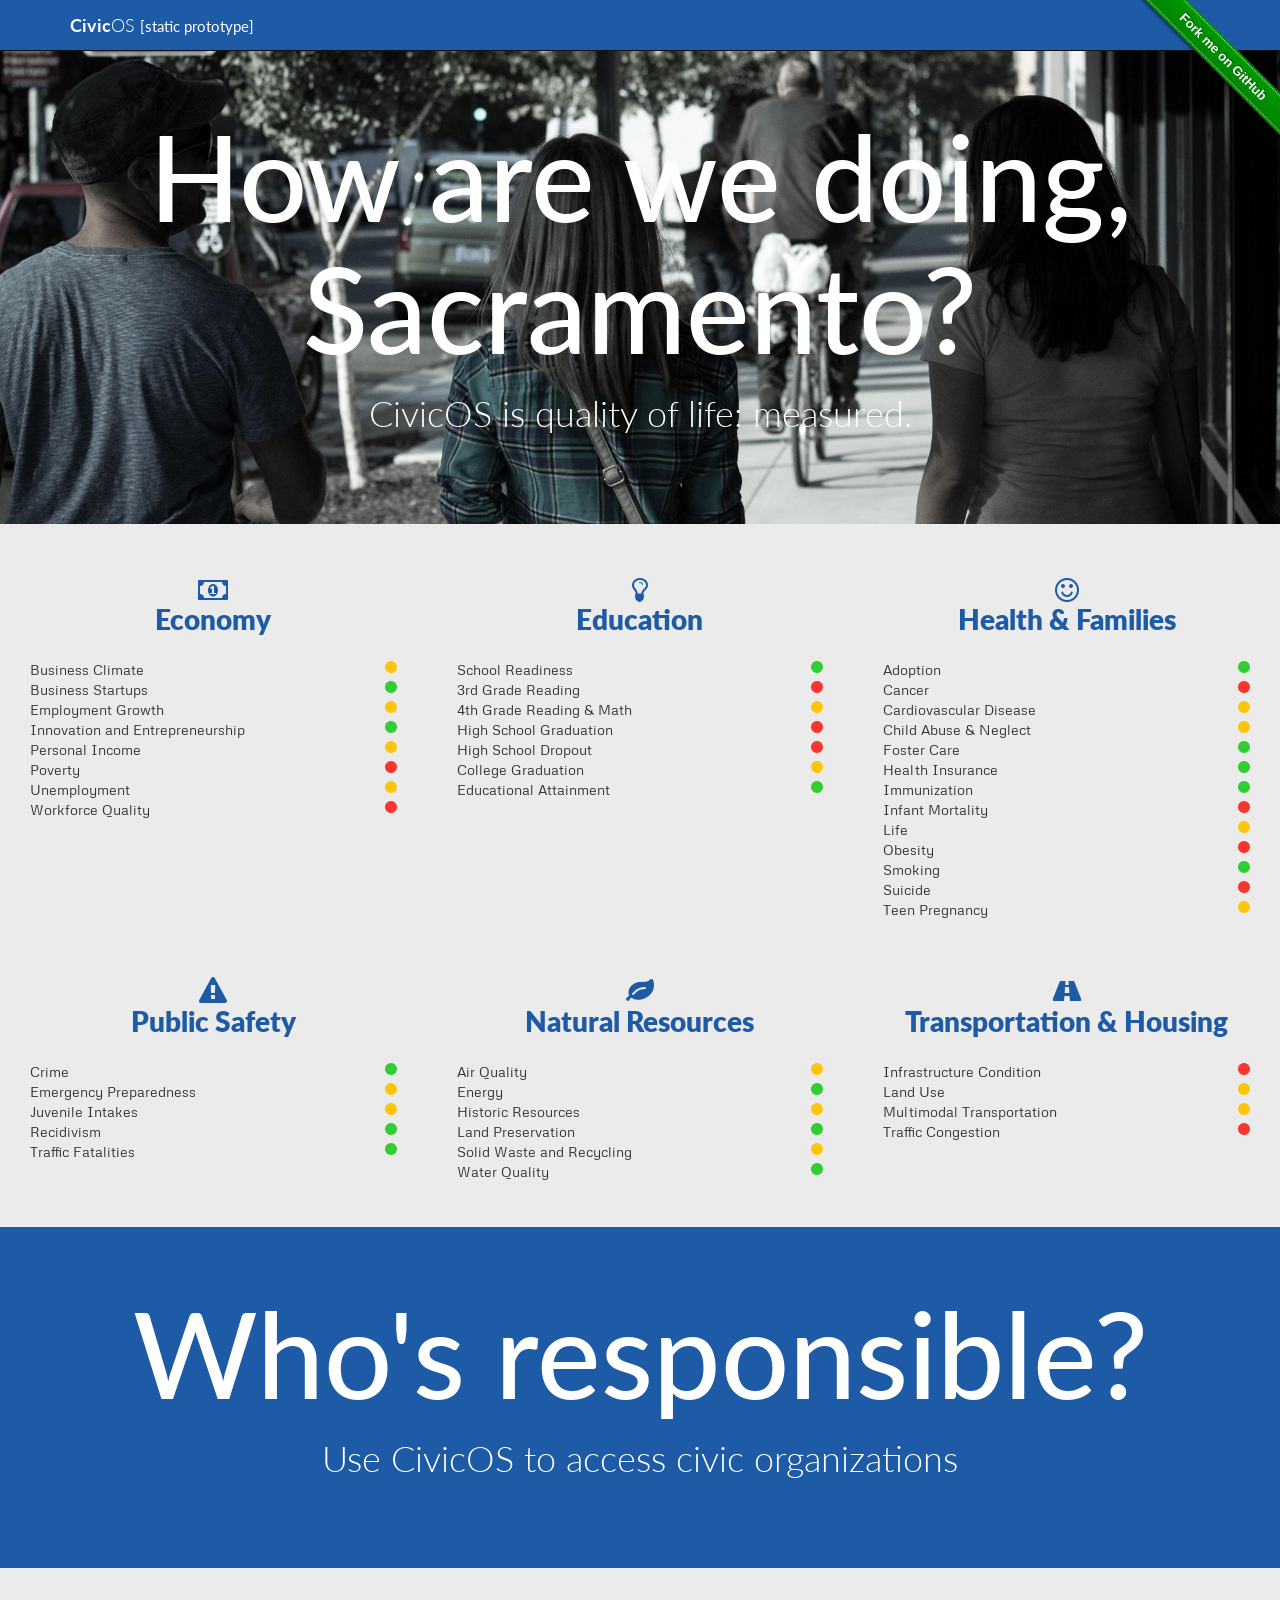
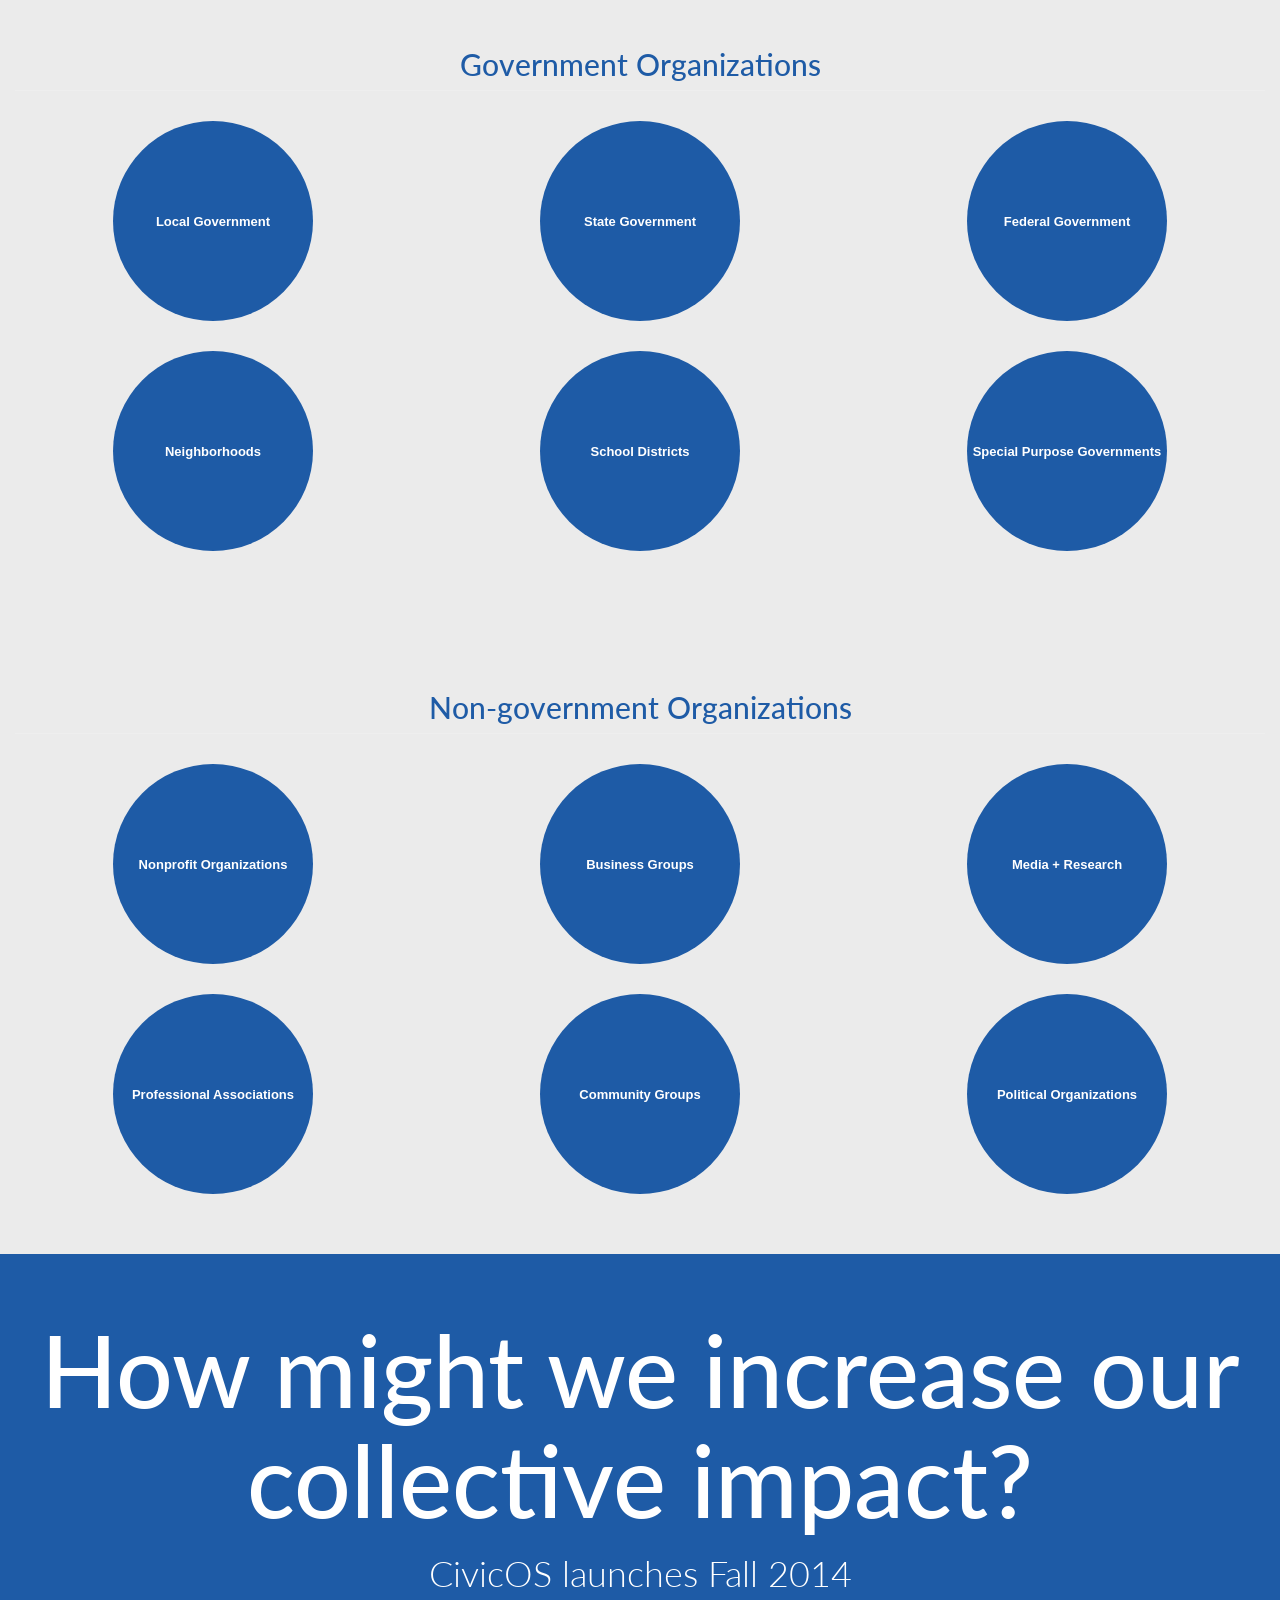
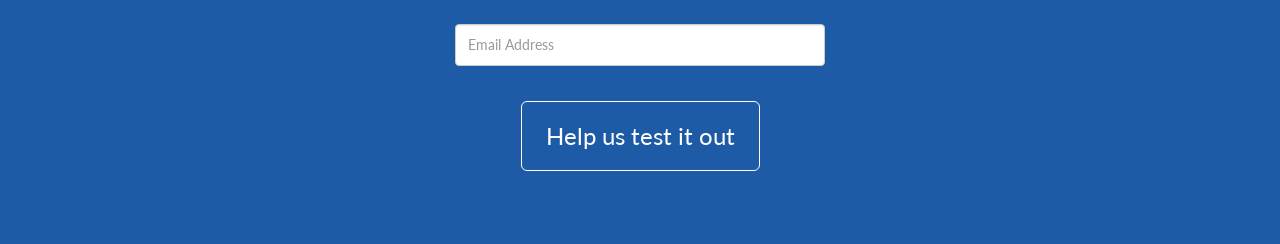
<file: index.html>
<!DOCTYPE html>
<html lang="en">
  <head>
    <meta charset="utf-8">
    <meta http-equiv="X-UA-Compatible" content="IE=edge">
    <meta name="viewport" content="width=device-width, initial-scale=1">
    <meta name="description" content="CivicOS is a platform for collective impact.">
    <meta name="author" content="Public Innovation, Ash Roughani, Thomas Hopkins">
    <link rel="shortcut icon" href="assets/ico/favicon.ico">

    <title>CivicOS: a platform for collective impact</title>

    <!-- Bootstrap core CSS -->
    <link href="https://netdna.bootstrapcdn.com/bootstrap/3.1.1/css/bootstrap.min.css" rel="stylesheet">
    <!-- Custom styles -->
    <link href="css/custom.css" rel="stylesheet">
    <!-- Font Awesome -->
    <link href="https://netdna.bootstrapcdn.com/font-awesome/4.0.3/css/font-awesome.min.css" rel="stylesheet">

    <!-- GitHub ribbon -->
    <link href="css/gh-fork-ribbon.css" rel="stylesheet">
    <!--[if lt IE 9]>
        <link rel="stylesheet" href="gh-fork-ribbon.ie.css">
    <![endif]-->

    <!-- HTML5 shim and Respond.js IE8 support of HTML5 elements and media queries -->
    <!--[if lt IE 9]>
      <script src="https://oss.maxcdn.com/libs/html5shiv/3.7.0/html5shiv.js"></script>
      <script src="https://oss.maxcdn.com/libs/respond.js/1.4.2/respond.min.js"></script>
    <![endif]-->

    <!-- Google Analytics -->
    <script>
      (function(i,s,o,g,r,a,m){i['GoogleAnalyticsObject']=r;i[r]=i[r]||function(){
      (i[r].q=i[r].q||[]).push(arguments)},i[r].l=1*new Date();a=s.createElement(o),
      m=s.getElementsByTagName(o)[0];a.async=1;a.src=g;m.parentNode.insertBefore(a,m)
      })(window,document,'script','//www.google-analytics.com/analytics.js','ga');

      ga('create', 'UA-33882486-9', 'publicinnovation.org');
      ga('send', 'pageview');
    </script>
  </head>

  <body>

    <!-- Navbar -->
    <div class="navbar navbar-blue navbar-fixed-top" role="navigation">
      <div class="container">
        <div class="navbar-header">
          <button type="button" class="navbar-toggle" data-toggle="collapse" data-target=".navbar-collapse">
            <span class="sr-only">Toggle navigation</span>
            <span class="icon-bar"></span>
            <span class="icon-bar"></span>
            <span class="icon-bar"></span>
          </button>
          <div class="navbar-brand"><strong>Civic</strong><span class="light">OS</span> <small>[static prototype]</small></div>
        </div>
        <!-- <div class="collapse navbar-collapse">
          <ul class="nav navbar-nav">
            <li class="active"><a href="#">Home</a></li>
            <li><a href="#about">About</a></li>
            <li><a href="#contact">Contact</a></li>
          </ul>
        </div><!--/.nav-collapse -->
      </div>
    </div><!-- /Navbar -->

    <!-- GitHub ribbon -->
    <div class="github-fork-ribbon-wrapper right">
      <div class="github-fork-ribbon">
          <a href="https://github.com/publicinnovation/civicos">Fork me on GitHub</a>
      </div>
    </div>

    <!-- Masthead -->
    <div class="home-masthead">
      <h1 id="fittext1">How are we doing, Sacramento?</h1>
      <h2 id="fittext2" class="light">CivicOS is quality of life: measured.</h2>
    </div>

    <!-- Container below masthead-->
    <div class="container-fluid">

      <!-- Indicators -->
      <div class="indicators">
      <!-- <h2 class="page-header">Quality of Life Indicators</h1> -->

        <!-- Row 1 indicators -->
        <div class="row">

          <!-- Economy -->
          <div class="col-sm-4">
            <div class="panel">
              <div class="panel-heading text-center">
                <h3 class="panel-title"><i class="fa fa-money lg-icon"></i><br>Economy</h3>
              </div>
              <div class="panel-body">
                <ul class="list-unstyled">
                  <li>Business Climate<i class="fa fa-circle fa-warning pull-right"></i></li>
                  <li>Business Startups<i class="fa fa-circle fa-success pull-right"></i></li>
                  <li>Employment Growth<i class="fa fa-circle fa-warning pull-right"></i></li>
                  <li>Innovation and Entrepreneurship<i class="fa fa-circle fa-success pull-right"></i></li>
                  <li>Personal Income<i class="fa fa-circle fa-warning pull-right"></i></li>
                  <li>Poverty<i class="fa fa-circle fa-danger pull-right"></i></li>
                  <li>Unemployment<i class="fa fa-circle fa-warning pull-right"></i></li>
                  <li>Workforce Quality<i class="fa fa-circle fa-danger pull-right"></i></li>
                </ul>
              </div>
            </div>
          </div>

          <!-- Education -->
          <div class="col-sm-4">
            <div class="panel">
              <div class="panel-heading text-center">
                <h3 class="panel-title"><i class="fa fa-lightbulb-o lg-icon"></i><br>Education</h3>
              </div>
              <div class="panel-body">
                <ul class="list-unstyled">
                  <li>School Readiness<i class="fa fa-circle fa-success pull-right"></i></li>
                  <li>3rd Grade Reading<i class="fa fa-circle fa-danger pull-right"></i></li>
                  <li>4th Grade Reading &amp; Math<i class="fa fa-circle fa-warning pull-right"></i></li>
                  <li>High School Graduation<i class="fa fa-circle fa-danger pull-right"></i></li>
                  <li>High School Dropout<i class="fa fa-circle fa-danger pull-right"></i></li>
                  <li>College Graduation<i class="fa fa-circle fa-warning pull-right"></i></li>
                  <li>Educational Attainment<i class="fa fa-circle fa-success pull-right"></i></li>
                </ul>
              </div>
            </div>
          </div>

          <!-- Health & Families -->
          <div class="col-sm-4">
            <div class="panel">
              <div class="panel-heading text-center">
                <h3 class="panel-title"><i class="fa fa-smile-o lg-icon"></i><br>Health &amp; Families</h3>
              </div>
              <div class="panel-body">
                <ul class="list-unstyled">
                  <li>Adoption<i class="fa fa-circle fa-success pull-right"></i></li>
                  <li>Cancer<i class="fa fa-circle fa-danger pull-right"></i></li>
                  <li>Cardiovascular Disease<i class="fa fa-circle fa-warning pull-right"></i></li>
                  <li>Child Abuse &amp; Neglect<i class="fa fa-circle fa-warning pull-right"></i></li>
                  <li>Foster Care<i class="fa fa-circle fa-success pull-right"></i></li>
                  <li>Health Insurance<i class="fa fa-circle fa-success pull-right"></i></li>
                  <li>Immunization<i class="fa fa-circle fa-success pull-right"></i></li>
                  <li>Infant Mortality<i class="fa fa-circle fa-danger pull-right"></i></li>
                  <li>Life<i class="fa fa-circle fa-warning pull-right"></i></li>
                  <li>Obesity<i class="fa fa-circle fa-danger pull-right"></i></li>
                  <li>Smoking<i class="fa fa-circle fa-success pull-right"></i></li>
                  <li>Suicide<i class="fa fa-circle fa-danger pull-right"></i></li>
                  <li>Teen Pregnancy<i class="fa fa-circle fa-warning pull-right"></i></li>
                </ul>
              </div>
            </div>
          </div>

        </div><!-- /.row -->

        <!-- Row 2 indicators -->
        <div class="row">

          <!-- Public Safety -->
          <div class="col-sm-4">
            <div class="panel">
              <div class="panel-heading text-center">
                <h3 class="panel-title"><i class="fa fa-exclamation-triangle lg-icon"></i><br>Public Safety</h3>
              </div>
              <div class="panel-body">
                <ul class="list-unstyled">
                  <li>Crime<i class="fa fa-circle fa-success pull-right"></i></li>
                  <li>Emergency Preparedness<i class="fa fa-circle fa-warning pull-right"></i></li>
                  <li>Juvenile Intakes<i class="fa fa-circle fa-warning pull-right"></i></li>
                  <li>Recidivism<i class="fa fa-circle fa-success pull-right"></i></li>
                  <li>Traffic Fatalities<i class="fa fa-circle fa-success pull-right"></i></li>
                </ul>
              </div>
            </div>
          </div>

          <!-- Natural Resources -->
          <div class="col-sm-4">
            <div class="panel">
              <div class="panel-heading text-center">
                <h3 class="panel-title"><i class="fa fa-leaf lg-icon"></i><br>Natural Resources</h3>
              </div>
              <div class="panel-body">
                <ul class="list-unstyled">
                  <li>Air Quality<i class="fa fa-circle fa-warning pull-right"></i></li>
                  <li>Energy<i class="fa fa-circle fa-success pull-right"></i></li>
                  <li>Historic Resources<i class="fa fa-circle fa-warning pull-right"></i></li>
                  <li>Land Preservation<i class="fa fa-circle fa-success pull-right"></i></li>
                  <li>Solid Waste and Recycling<i class="fa fa-circle fa-warning pull-right"></i></li>
                  <li>Water Quality<i class="fa fa-circle fa-success pull-right"></i></li>
                </ul>
              </div>
            </div>
          </div>

          <!-- Transporation & Housing -->
          <div class="col-sm-4">
            <div class="panel">
              <div class="panel-heading text-center">
                <h3 class="panel-title"><i class="fa fa-road lg-icon"></i><br>Transportation &amp; Housing</h3>
              </div>
              <div class="panel-body">
                <ul class="list-unstyled">
                  <li>Infrastructure Condition<i class="fa fa-circle fa-danger pull-right"></i></li>
                  <li>Land Use<i class="fa fa-circle fa-warning pull-right"></i></li>
                  <li>Multimodal Transportation<i class="fa fa-circle fa-warning pull-right"></i></li>
                  <li>Traffic Congestion<i class="fa fa-circle fa-danger pull-right"></i></li>
                </ul>
              </div>
            </div>
          </div>

        </div><!-- /.row -->

      </div><!-- /.indicators -->

    </div><!-- /.container -->

    <!-- Masthead2 -->
    <div class="home-masthead2">
      <h1 id="fittext3">Who's responsible?</h1>
      <h2 id="fittext4" class="light">Use CivicOS to access civic organizations</h2>
    </div>

    <!-- Container below masthead2 -->
    <div class="container-fluid">

      <!-- Government Organizations -->
      <div class="organizations">

        <h2 class="page-header text-center">Government Organizations</h1>
      
        <!-- Row 1 organizations -->
        <div class="row">
          <div class="col-sm-4">
            <img class="img-circle img-org img-responsive center-block" data-src="holder.js/200x200/#1E5BA6:#fff/text:Local Government">
          </div>
          <div class="col-sm-4">
            <img class="img-circle img-org img-responsive center-block" data-src="holder.js/200x200/#1E5BA6:#fff/text:State Government">
          </div>
          <div class="col-sm-4 ">
            <img class="img-circle img-org img-responsive center-block" data-src="holder.js/200x200/#1E5BA6:#fff/text:Federal Government">
          </div>
        </div><!-- /.row -->

        <!-- Row 2 organizations -->
        <div class="row">
          <div class="col-sm-4 ">
            <img class="img-circle img-org img-responsive center-block" data-src="holder.js/200x200/#1E5BA6:#fff/text:Neighborhoods">
          </div>
          <div class="col-sm-4">
            <img class="img-circle img-org img-responsive center-block" data-src="holder.js/200x200/#1E5BA6:#fff/text:School Districts">
          </div>
          <div class="col-sm-4">
            <img class="img-circle img-org img-responsive center-block" data-src="holder.js/200x200/#1E5BA6:#fff/text:Special Purpose Governments">
          </div>
        </div><!-- /.row -->

      </div><!-- /.organizations -->

      <!-- Non-government Organizations -->
      <div class="organizations">

        <h2 class="page-header text-center">Non-government Organizations</h1>
      
        <!-- Row 1 organizations -->
        <div class="row">
          <div class="col-sm-4">
            <img class="img-circle img-org img-responsive center-block" data-src="holder.js/200x200/#1E5BA6:#fff/text:Nonprofit Organizations">
          </div>
          <div class="col-sm-4">
            <img class="img-circle img-org img-responsive center-block" data-src="holder.js/200x200/#1E5BA6:#fff/text:Business Groups">
          </div>
          <div class="col-sm-4 ">
            <img class="img-circle img-org img-responsive center-block" data-src="holder.js/200x200/#1E5BA6:#fff/text:Media + Research">
          </div>
        </div><!-- /.row -->

        <!-- Row 2 organizations -->
        <div class="row">
          <div class="col-sm-4 ">
            <img class="img-circle img-org img-responsive center-block" data-src="holder.js/200x200/#1E5BA6:#fff/text:Professional Associations">
          </div>
          <div class="col-sm-4">
            <img class="img-circle img-org img-responsive center-block" data-src="holder.js/200x200/#1E5BA6:#fff/text:Community Groups">
          </div>
          <div class="col-sm-4">
            <img class="img-circle img-org img-responsive center-block" data-src="holder.js/200x200/#1E5BA6:#fff/text:Political Organizations">
          </div>
        </div><!-- /.row -->

      </div><!-- /.organizations -->

    </div><!-- /.container -->

      <!-- Masthead3 -->
      <div class="home-masthead3">
        <h1 id="fittext5">How might we increase our collective impact?</h1>
        <h2 id="fittext6" class="light">CivicOS launches Fall 2014</h2>

        <div class="col-sm-4 col-sm-offset-4">
          <div class="email_signup">
            <form action="http://publicinnovation.us6.list-manage2.com/subscribe/post?u=1ece0430bfb86eaa2e133e651&amp;id=c8d8bd6155" method="post" class="mc-embedded-subscribe-form" name="mc-embedded-subscribe-form" class="validate" target="_blank" novalidate="">
              <div class="form-group">
                <input class="form-control" id="mce-EMAIL" name="EMAIL" placeholder="Email Address" type="email" value="">
              </div>
              <div class="form-group" id="mce-responses">
                <div class="response" id="mce-error-response" style="display:none"></div>
                <div class="response" id="mce-success-response" style="display:none"></div>
              </div>
              <div class="form-group">
                <input class="btn btn-outline btn-outline-inverse btn-lg" id="mc-embedded-subscribe" name="subscribe" type="submit" value="Help us test it out">
              </div>
            </form>
          </div><!-- /.mc_embed_signup -->
        </div><!-- /.col -->

      </div><!-- /.masthead3 -->


    <!-- Bootstrap core JavaScript
    ================================================== -->
    <!-- Placed at the end of the document so the pages load faster -->
    <script src="https://ajax.googleapis.com/ajax/libs/jquery/1.11.0/jquery.min.js"></script>
    <script src="https://netdna.bootstrapcdn.com/bootstrap/3.1.1/js/bootstrap.min.js"></script>

    <!-- FitText -->
    <script src="js/jquery.fittext.js"></script>
    <script type="text/javascript">
      $("#fittext1").fitText();
      $("#fittext2").fitText(2.2, { minFontSize: '0px', maxFontSize: '36px' });
      $("#fittext3").fitText();
      $("#fittext4").fitText(2.2, { minFontSize: '0px', maxFontSize: '36px' });
      $("#fittext5").fitText(1.2);
      $("#fittext6").fitText(2.2, { minFontSize: '0px', maxFontSize: '36px' });
    </script>

    <!-- Holder -->
    <script src="js/holder.js"></script>
  </body>
</html>
</file>
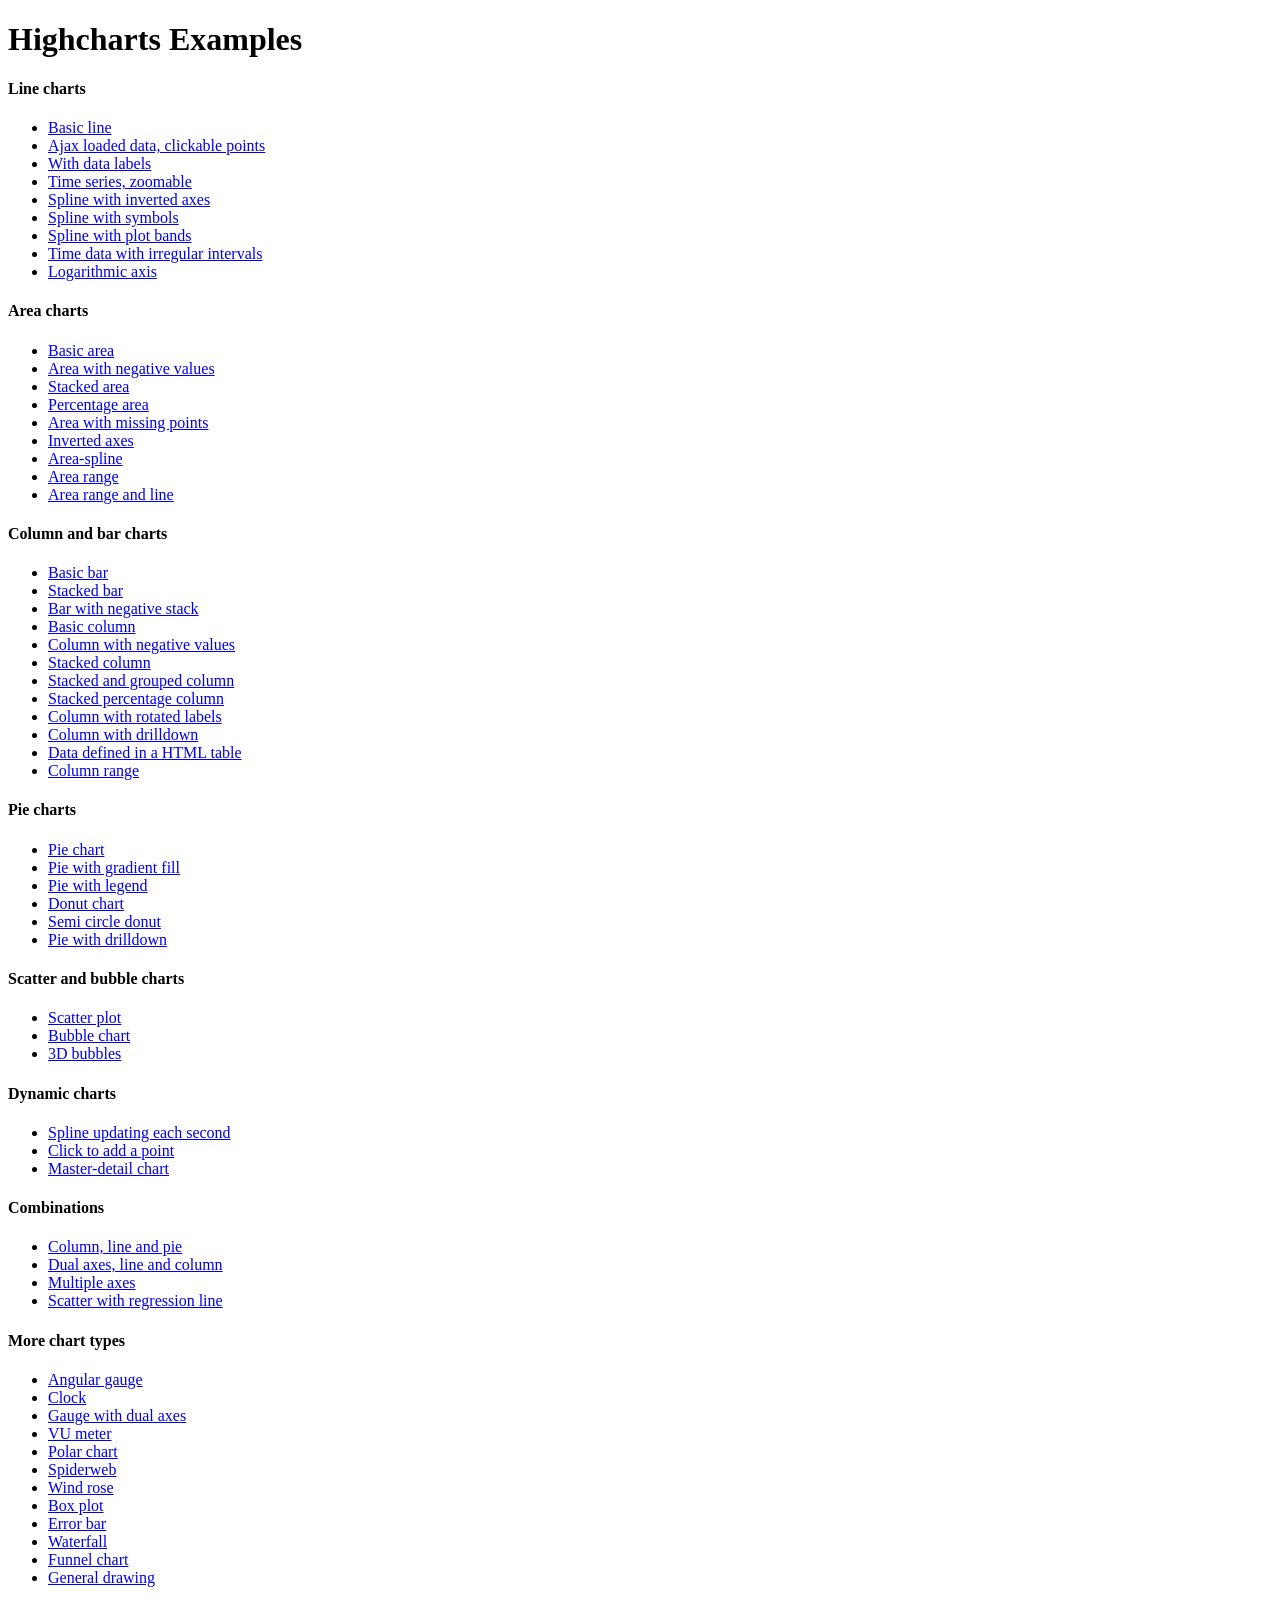
<file: assets/_highcharts-3.0.9/index.htm>
<!DOCTYPE HTML PUBLIC "-//W3C//DTD HTML 4.01//EN" "http://www.w3.org/TR/html4/strict.dtd">
<html>
	<head>
		<meta http-equiv="Content-Type" content="text/html; charset=utf-8" />
		<title>Highcharts Examples</title>
	</head>
	<body>
		<h1>Highcharts Examples</h1>
		<h4>Line charts</h4>
		<ul>
			<li><a href="examples/line-basic/index.htm">Basic line</a></li>
			<li><a href="examples/line-ajax/index.htm">Ajax loaded data, clickable points</a></li>
			<li><a href="examples/line-labels/index.htm">With data labels</a></li>
			<li><a href="examples/line-time-series/index.htm">Time series, zoomable</a></li>
			<li><a href="examples/spline-inverted/index.htm">Spline with inverted axes</a></li>
			<li><a href="examples/spline-symbols/index.htm">Spline with symbols</a></li>
			<li><a href="examples/spline-plot-bands/index.htm">Spline with plot bands</a></li>
			<li><a href="examples/spline-irregular-time/index.htm">Time data with irregular intervals</a></li>
			<li><a href="examples/line-log-axis/index.htm">Logarithmic axis</a></li>
		</ul>
		<h4>Area charts</h4>
		<ul>
			<li><a href="examples/area-basic/index.htm">Basic area</a></li>
			<li><a href="examples/area-negative/index.htm">Area with negative values</a></li>
			<li><a href="examples/area-stacked/index.htm">Stacked area</a></li>
			<li><a href="examples/area-stacked-percent/index.htm">Percentage area</a></li>
			<li><a href="examples/area-missing/index.htm">Area with missing points</a></li>
			<li><a href="examples/area-inverted/index.htm">Inverted axes</a></li>
			<li><a href="examples/areaspline/index.htm">Area-spline</a></li>
			<li><a href="examples/arearange/index.htm">Area range</a></li>
			<li><a href="examples/arearange-line/index.htm">Area range and line</a></li>
		</ul>
		<h4>Column and bar charts</h4>
		<ul>
			<li><a href="examples/bar-basic/index.htm">Basic bar</a></li>
			<li><a href="examples/bar-stacked/index.htm">Stacked bar</a></li>
			<li><a href="examples/bar-negative-stack/index.htm">Bar with negative stack</a></li>
			<li><a href="examples/column-basic/index.htm">Basic column</a></li>
			<li><a href="examples/column-negative/index.htm">Column with negative values</a></li>
			<li><a href="examples/column-stacked/index.htm">Stacked column</a></li>
			<li><a href="examples/column-stacked-and-grouped/index.htm">Stacked and grouped column</a></li>
			<li><a href="examples/column-stacked-percent/index.htm">Stacked percentage column</a></li>
			<li><a href="examples/column-rotated-labels/index.htm">Column with rotated labels</a></li>
			<li><a href="examples/column-drilldown/index.htm">Column with drilldown</a></li>
			<li><a href="examples/column-parsed/index.htm">Data defined in a HTML table</a></li>
			<li><a href="examples/columnrange/index.htm">Column range</a></li>
		</ul>
		<h4>Pie charts</h4>
		<ul>
			<li><a href="examples/pie-basic/index.htm">Pie chart</a></li>
			<li><a href="examples/pie-gradient/index.htm">Pie with gradient fill</a></li>
			<li><a href="examples/pie-legend/index.htm">Pie with legend</a></li>
			<li><a href="examples/pie-donut/index.htm">Donut chart</a></li>
			<li><a href="examples/pie-semi-circle/index.htm">Semi circle donut</a></li>
			<li><a href="examples/pie-drilldown/index.htm">Pie with drilldown</a></li>
		</ul>
		<h4>Scatter and bubble charts</h4>
		<ul>
			<li><a href="examples/scatter/index.htm">Scatter plot</a></li>
			<li><a href="examples/bubble/index.htm">Bubble chart</a></li>
			<li><a href="examples/bubble-3d/index.htm">3D bubbles</a></li>
		</ul>
		<h4>Dynamic charts</h4>
		<ul>
			<li><a href="examples/dynamic-update/index.htm">Spline updating each second</a></li>
			<li><a href="examples/dynamic-click-to-add/index.htm">Click to add a point</a></li>
			<li><a href="examples/dynamic-master-detail/index.htm">Master-detail chart</a></li>
		</ul>
		<h4>Combinations</h4>
		<ul>
			<li><a href="examples/combo/index.htm">Column, line and pie</a></li>
			<li><a href="examples/combo-dual-axes/index.htm">Dual axes, line and column</a></li>
			<li><a href="examples/combo-multi-axes/index.htm">Multiple axes</a></li>
			<li><a href="examples/combo-regression/index.htm">Scatter with regression line</a></li>
		</ul>
		<h4>More chart types</h4>
		<ul>
			<li><a href="examples/gauge-speedometer/index.htm">Angular gauge</a></li>
			<li><a href="examples/gauge-clock/index.htm">Clock</a></li>
			<li><a href="examples/gauge-dual/index.htm">Gauge with dual axes</a></li>
			<li><a href="examples/gauge-vu-meter/index.htm">VU meter</a></li>
			<li><a href="examples/polar/index.htm">Polar chart</a></li>
			<li><a href="examples/polar-spider/index.htm">Spiderweb</a></li>
			<li><a href="examples/polar-wind-rose/index.htm">Wind rose</a></li>
			<li><a href="examples/box-plot/index.htm">Box plot</a></li>
			<li><a href="examples/error-bar/index.htm">Error bar</a></li>
			<li><a href="examples/waterfall/index.htm">Waterfall</a></li>
			<li><a href="examples/funnel/index.htm">Funnel chart</a></li>
			<li><a href="examples/renderer/index.htm">General drawing</a></li>
		</ul>
	</body>
</html>
</file>
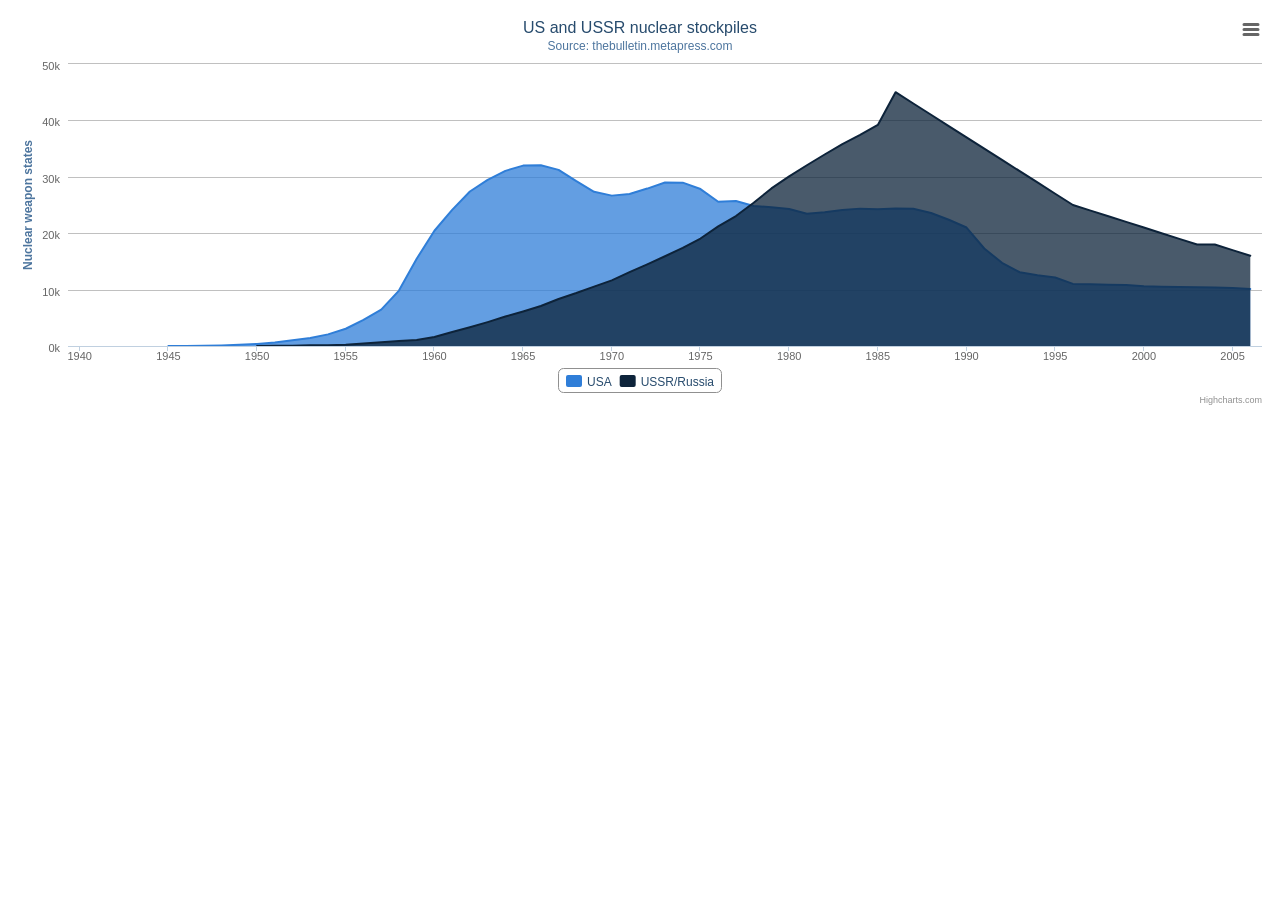
<file: assets/_highcharts-3.0.9/examples/area-basic/index.htm>
<!DOCTYPE HTML>
<html>
	<head>
		<meta http-equiv="Content-Type" content="text/html; charset=utf-8">
		<title>Highcharts Example</title>

		<script type="text/javascript" src="http://ajax.googleapis.com/ajax/libs/jquery/1.8.2/jquery.min.js"></script>
		<script type="text/javascript">
$(function () {
        $('#container').highcharts({
            chart: {
                type: 'area'
            },
            title: {
                text: 'US and USSR nuclear stockpiles'
            },
            subtitle: {
                text: 'Source: <a href="http://thebulletin.metapress.com/content/c4120650912x74k7/fulltext.pdf">'+
                    'thebulletin.metapress.com</a>'
            },
            xAxis: {
                labels: {
                    formatter: function() {
                        return this.value; // clean, unformatted number for year
                    }
                }
            },
            yAxis: {
                title: {
                    text: 'Nuclear weapon states'
                },
                labels: {
                    formatter: function() {
                        return this.value / 1000 +'k';
                    }
                }
            },
            tooltip: {
                pointFormat: '{series.name} produced <b>{point.y:,.0f}</b><br/>warheads in {point.x}'
            },
            plotOptions: {
                area: {
                    pointStart: 1940,
                    marker: {
                        enabled: false,
                        symbol: 'circle',
                        radius: 2,
                        states: {
                            hover: {
                                enabled: true
                            }
                        }
                    }
                }
            },
            series: [{
                name: 'USA',
                data: [null, null, null, null, null, 6 , 11, 32, 110, 235, 369, 640,
                    1005, 1436, 2063, 3057, 4618, 6444, 9822, 15468, 20434, 24126,
                    27387, 29459, 31056, 31982, 32040, 31233, 29224, 27342, 26662,
                    26956, 27912, 28999, 28965, 27826, 25579, 25722, 24826, 24605,
                    24304, 23464, 23708, 24099, 24357, 24237, 24401, 24344, 23586,
                    22380, 21004, 17287, 14747, 13076, 12555, 12144, 11009, 10950,
                    10871, 10824, 10577, 10527, 10475, 10421, 10358, 10295, 10104 ]
            }, {
                name: 'USSR/Russia',
                data: [null, null, null, null, null, null, null , null , null ,null,
                5, 25, 50, 120, 150, 200, 426, 660, 869, 1060, 1605, 2471, 3322,
                4238, 5221, 6129, 7089, 8339, 9399, 10538, 11643, 13092, 14478,
                15915, 17385, 19055, 21205, 23044, 25393, 27935, 30062, 32049,
                33952, 35804, 37431, 39197, 45000, 43000, 41000, 39000, 37000,
                35000, 33000, 31000, 29000, 27000, 25000, 24000, 23000, 22000,
                21000, 20000, 19000, 18000, 18000, 17000, 16000]
            }]
        });
    });
    

		</script>
	</head>
	<body>
<script src="../../js/highcharts.js"></script>
<script src="../../js/modules/exporting.js"></script>

<div id="container" style="min-width: 310px; height: 400px; margin: 0 auto"></div>

	</body>
</html>
</file>
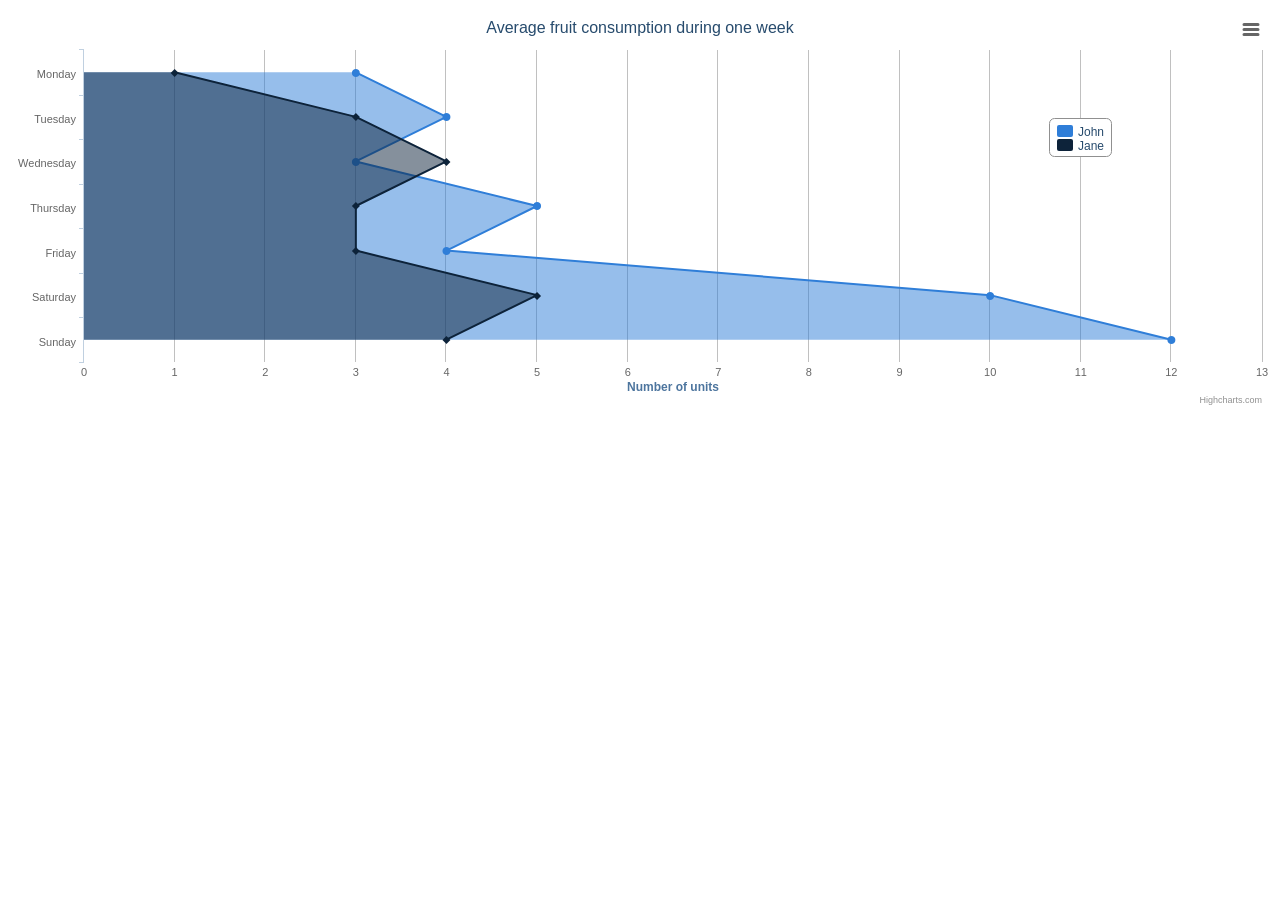
<file: assets/_highcharts-3.0.9/examples/area-inverted/index.htm>
<!DOCTYPE HTML>
<html>
	<head>
		<meta http-equiv="Content-Type" content="text/html; charset=utf-8">
		<title>Highcharts Example</title>

		<script type="text/javascript" src="http://ajax.googleapis.com/ajax/libs/jquery/1.8.2/jquery.min.js"></script>
		<script type="text/javascript">
$(function () {
        $('#container').highcharts({
            chart: {
                type: 'area',
                inverted: true
            },
            title: {
                text: 'Average fruit consumption during one week'
            },
            subtitle: {
                style: {
                    position: 'absolute',
                    right: '0px',
                    bottom: '10px'
                }
            },
            legend: {
                layout: 'vertical',
                align: 'right',
                verticalAlign: 'top',
                x: -150,
                y: 100,
                floating: true,
                borderWidth: 1,
                backgroundColor: '#FFFFFF'
            },
            xAxis: {
                categories: [
                    'Monday',
                    'Tuesday',
                    'Wednesday',
                    'Thursday',
                    'Friday',
                    'Saturday',
                    'Sunday'
                ]
            },
            yAxis: {
                title: {
                    text: 'Number of units'
                },
                labels: {
                    formatter: function() {
                        return this.value;
                    }
                },
                min: 0
            },
            plotOptions: {
                area: {
                    fillOpacity: 0.5
                }
            },
            series: [{
                name: 'John',
                data: [3, 4, 3, 5, 4, 10, 12]
            }, {
                name: 'Jane',
                data: [1, 3, 4, 3, 3, 5, 4]
            }]
        });
    });
    

		</script>
	</head>
	<body>
<script src="../../js/highcharts.js"></script>
<script src="../../js/modules/exporting.js"></script>

<div id="container" style="min-width: 310px; height: 400px; margin: 0 auto"></div>

	</body>
</html>
</file>
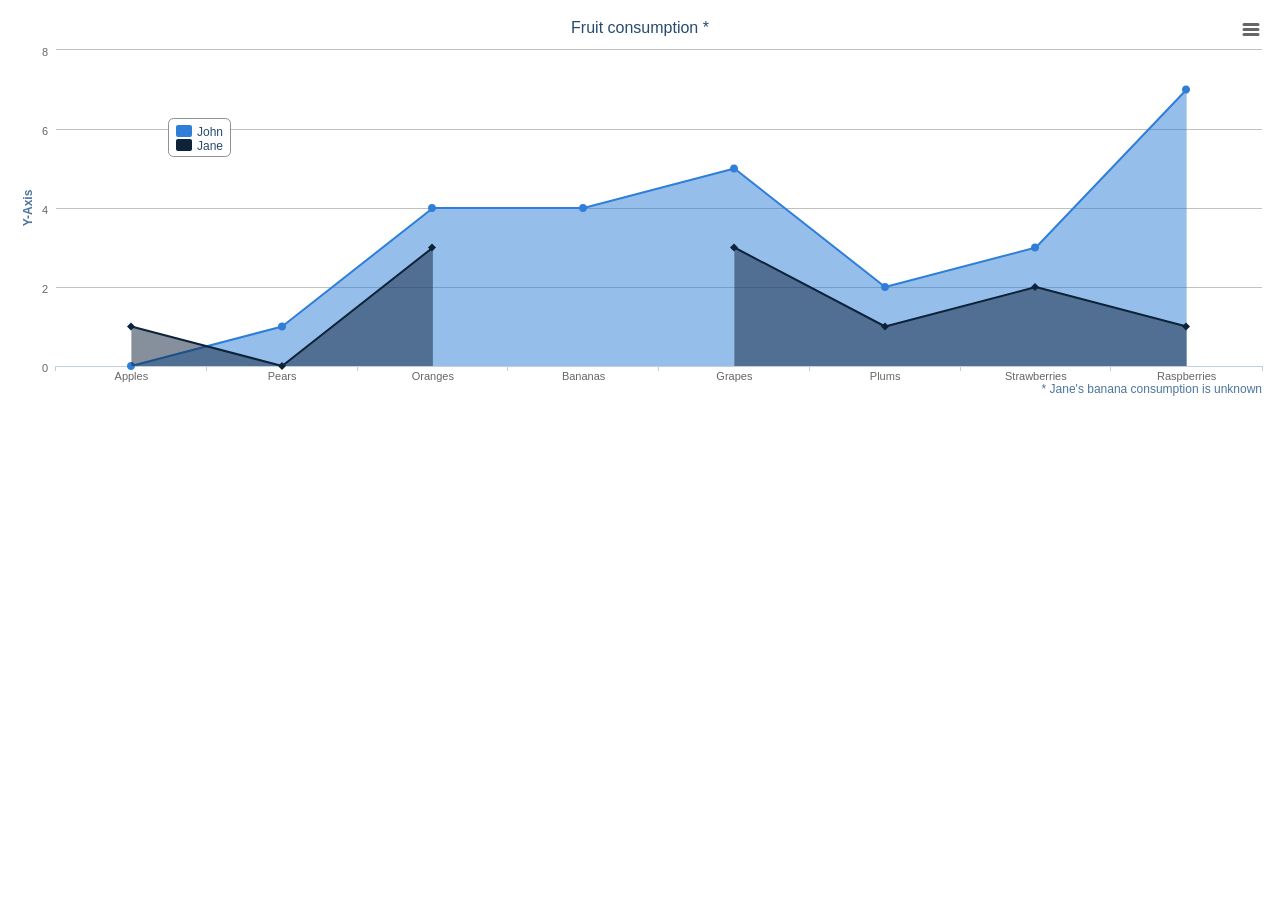
<file: assets/_highcharts-3.0.9/examples/area-missing/index.htm>
<!DOCTYPE HTML>
<html>
	<head>
		<meta http-equiv="Content-Type" content="text/html; charset=utf-8">
		<title>Highcharts Example</title>

		<script type="text/javascript" src="http://ajax.googleapis.com/ajax/libs/jquery/1.8.2/jquery.min.js"></script>
		<script type="text/javascript">
$(function () {
        $('#container').highcharts({
            chart: {
                type: 'area',
                spacingBottom: 30
            },
            title: {
                text: 'Fruit consumption *'
            },
            subtitle: {
                text: '* Jane\'s banana consumption is unknown',
                floating: true,
                align: 'right',
                verticalAlign: 'bottom',
                y: 15
            },
            legend: {
                layout: 'vertical',
                align: 'left',
                verticalAlign: 'top',
                x: 150,
                y: 100,
                floating: true,
                borderWidth: 1,
                backgroundColor: '#FFFFFF'
            },
            xAxis: {
                categories: ['Apples', 'Pears', 'Oranges', 'Bananas', 'Grapes', 'Plums', 'Strawberries', 'Raspberries']
            },
            yAxis: {
                title: {
                    text: 'Y-Axis'
                },
                labels: {
                    formatter: function() {
                        return this.value;
                    }
                }
            },
            tooltip: {
                formatter: function() {
                    return '<b>'+ this.series.name +'</b><br/>'+
                    this.x +': '+ this.y;
                }
            },
            plotOptions: {
                area: {
                    fillOpacity: 0.5
                }
            },
            credits: {
                enabled: false
            },
            series: [{
                name: 'John',
                data: [0, 1, 4, 4, 5, 2, 3, 7]
            }, {
                name: 'Jane',
                data: [1, 0, 3, null, 3, 1, 2, 1]
            }]
        });
    });
    

		</script>
	</head>
	<body>
<script src="../../js/highcharts.js"></script>
<script src="../../js/modules/exporting.js"></script>

<div id="container" style="min-width: 310px; height: 400px; margin: 0 auto"></div>

	</body>
</html>
</file>
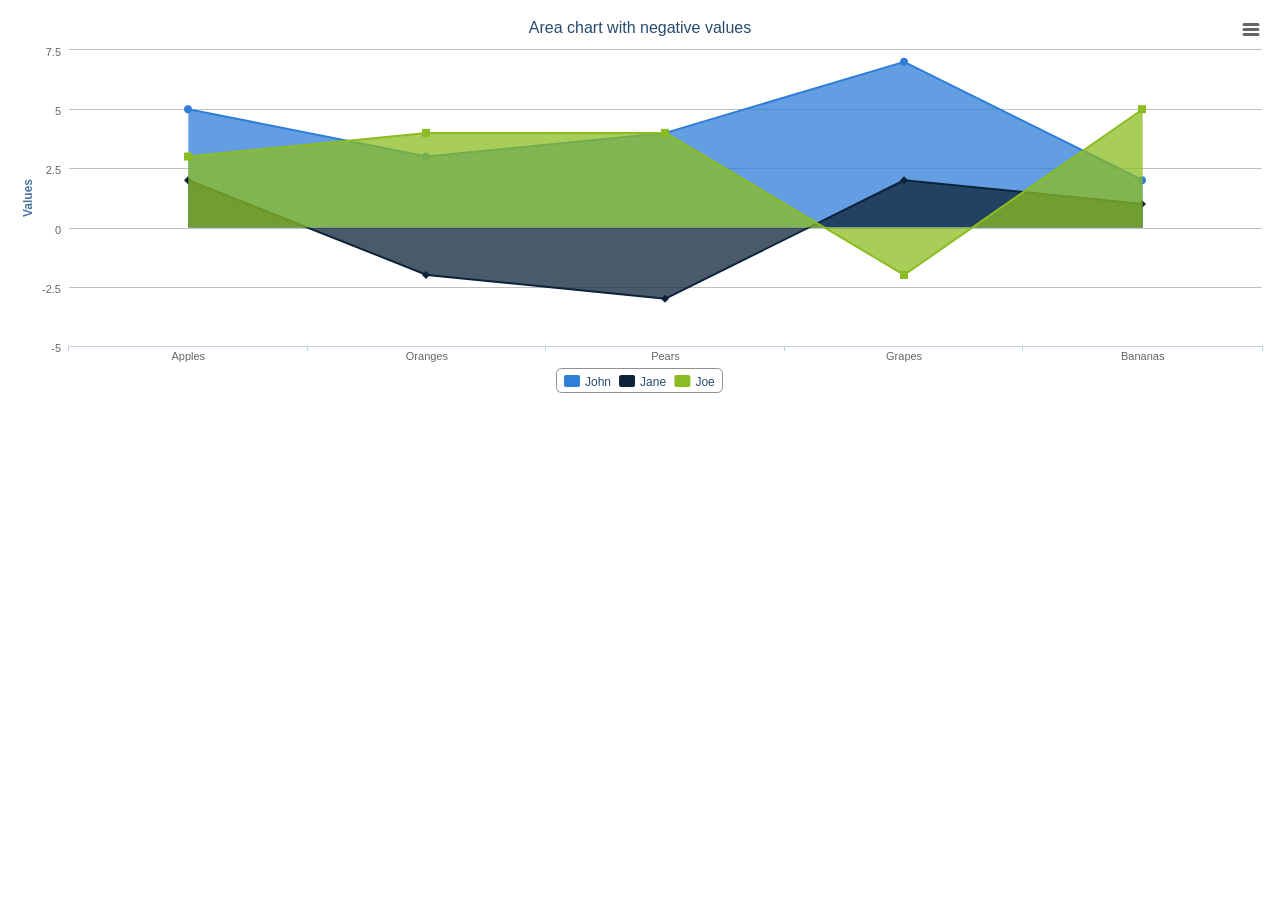
<file: assets/_highcharts-3.0.9/examples/area-negative/index.htm>
<!DOCTYPE HTML>
<html>
	<head>
		<meta http-equiv="Content-Type" content="text/html; charset=utf-8">
		<title>Highcharts Example</title>

		<script type="text/javascript" src="http://ajax.googleapis.com/ajax/libs/jquery/1.8.2/jquery.min.js"></script>
		<script type="text/javascript">
$(function () {
        $('#container').highcharts({
            chart: {
                type: 'area'
            },
            title: {
                text: 'Area chart with negative values'
            },
            xAxis: {
                categories: ['Apples', 'Oranges', 'Pears', 'Grapes', 'Bananas']
            },
            credits: {
                enabled: false
            },
            series: [{
                name: 'John',
                data: [5, 3, 4, 7, 2]
            }, {
                name: 'Jane',
                data: [2, -2, -3, 2, 1]
            }, {
                name: 'Joe',
                data: [3, 4, 4, -2, 5]
            }]
        });
    });
    

		</script>
	</head>
	<body>
<script src="../../js/highcharts.js"></script>
<script src="../../js/modules/exporting.js"></script>

<div id="container" style="min-width: 310px; height: 400px; margin: 0 auto"></div>

	</body>
</html>
</file>
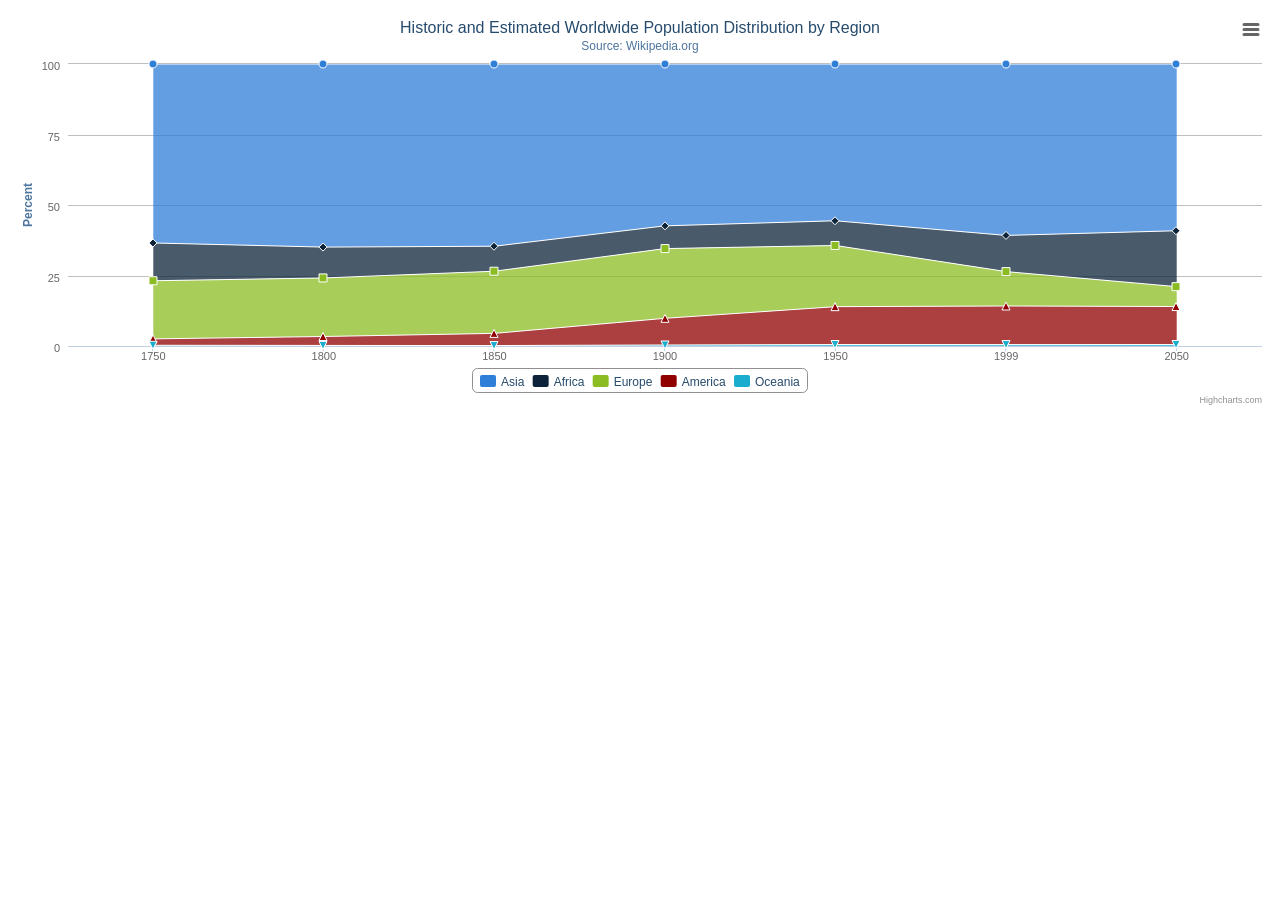
<file: assets/_highcharts-3.0.9/examples/area-stacked-percent/index.htm>
<!DOCTYPE HTML>
<html>
	<head>
		<meta http-equiv="Content-Type" content="text/html; charset=utf-8">
		<title>Highcharts Example</title>

		<script type="text/javascript" src="http://ajax.googleapis.com/ajax/libs/jquery/1.8.2/jquery.min.js"></script>
		<script type="text/javascript">
$(function () {
        $('#container').highcharts({
            chart: {
                type: 'area'
            },
            title: {
                text: 'Historic and Estimated Worldwide Population Distribution by Region'
            },
            subtitle: {
                text: 'Source: Wikipedia.org'
            },
            xAxis: {
                categories: ['1750', '1800', '1850', '1900', '1950', '1999', '2050'],
                tickmarkPlacement: 'on',
                title: {
                    enabled: false
                }
            },
            yAxis: {
                title: {
                    text: 'Percent'
                }
            },
            tooltip: {
                pointFormat: '<span style="color:{series.color}">{series.name}</span>: <b>{point.percentage:.1f}%</b> ({point.y:,.0f} millions)<br/>',
                shared: true
            },
            plotOptions: {
                area: {
                    stacking: 'percent',
                    lineColor: '#ffffff',
                    lineWidth: 1,
                    marker: {
                        lineWidth: 1,
                        lineColor: '#ffffff'
                    }
                }
            },
            series: [{
                name: 'Asia',
                data: [502, 635, 809, 947, 1402, 3634, 5268]
            }, {
                name: 'Africa',
                data: [106, 107, 111, 133, 221, 767, 1766]
            }, {
                name: 'Europe',
                data: [163, 203, 276, 408, 547, 729, 628]
            }, {
                name: 'America',
                data: [18, 31, 54, 156, 339, 818, 1201]
            }, {
                name: 'Oceania',
                data: [2, 2, 2, 6, 13, 30, 46]
            }]
        });
    });
    

		</script>
	</head>
	<body>
<script src="../../js/highcharts.js"></script>
<script src="../../js/modules/exporting.js"></script>

<div id="container" style="min-width: 310px; height: 400px; margin: 0 auto"></div>

	</body>
</html>
</file>
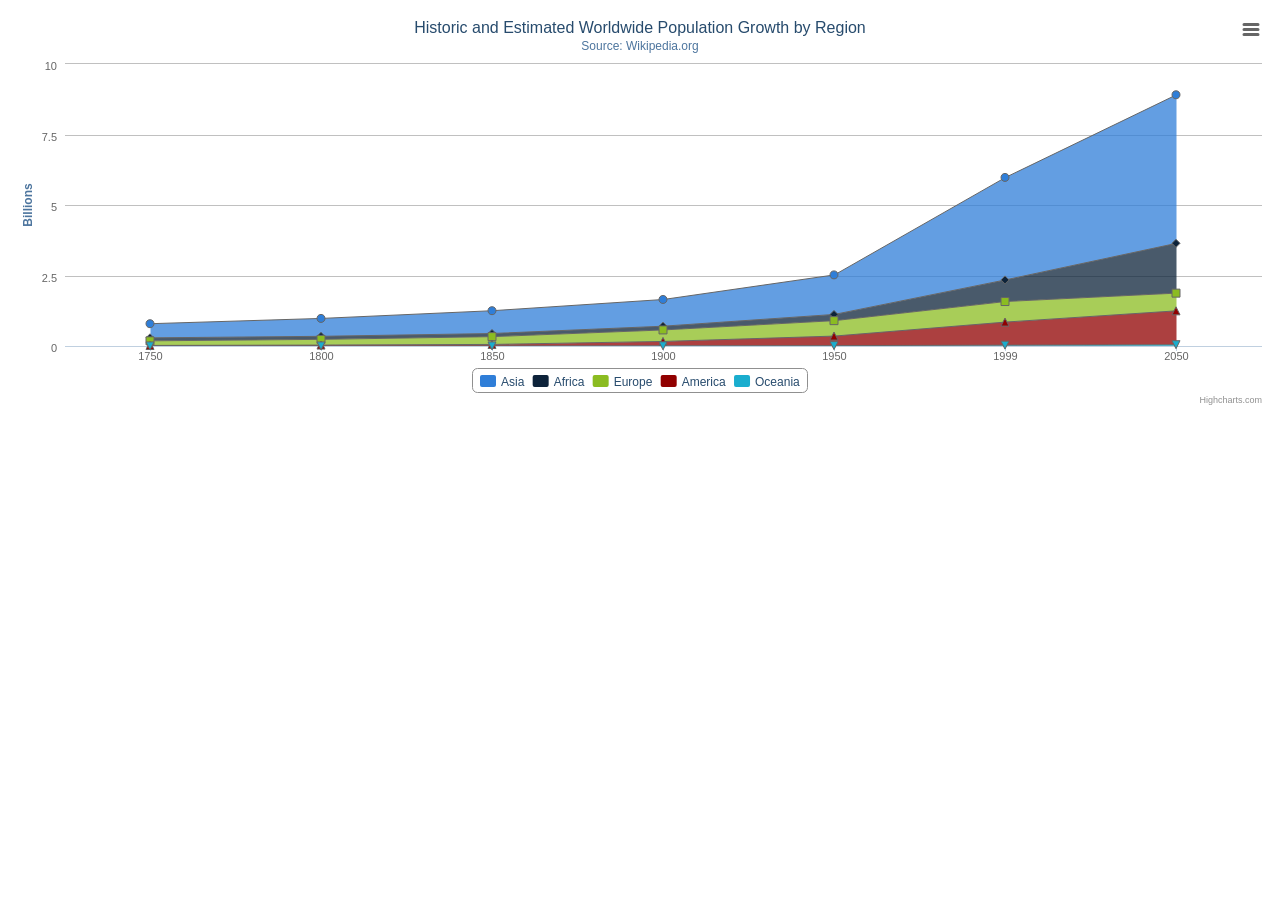
<file: assets/_highcharts-3.0.9/examples/area-stacked/index.htm>
<!DOCTYPE HTML>
<html>
	<head>
		<meta http-equiv="Content-Type" content="text/html; charset=utf-8">
		<title>Highcharts Example</title>

		<script type="text/javascript" src="http://ajax.googleapis.com/ajax/libs/jquery/1.8.2/jquery.min.js"></script>
		<script type="text/javascript">
$(function () {
        $('#container').highcharts({
            chart: {
                type: 'area'
            },
            title: {
                text: 'Historic and Estimated Worldwide Population Growth by Region'
            },
            subtitle: {
                text: 'Source: Wikipedia.org'
            },
            xAxis: {
                categories: ['1750', '1800', '1850', '1900', '1950', '1999', '2050'],
                tickmarkPlacement: 'on',
                title: {
                    enabled: false
                }
            },
            yAxis: {
                title: {
                    text: 'Billions'
                },
                labels: {
                    formatter: function() {
                        return this.value / 1000;
                    }
                }
            },
            tooltip: {
                shared: true,
                valueSuffix: ' millions'
            },
            plotOptions: {
                area: {
                    stacking: 'normal',
                    lineColor: '#666666',
                    lineWidth: 1,
                    marker: {
                        lineWidth: 1,
                        lineColor: '#666666'
                    }
                }
            },
            series: [{
                name: 'Asia',
                data: [502, 635, 809, 947, 1402, 3634, 5268]
            }, {
                name: 'Africa',
                data: [106, 107, 111, 133, 221, 767, 1766]
            }, {
                name: 'Europe',
                data: [163, 203, 276, 408, 547, 729, 628]
            }, {
                name: 'America',
                data: [18, 31, 54, 156, 339, 818, 1201]
            }, {
                name: 'Oceania',
                data: [2, 2, 2, 6, 13, 30, 46]
            }]
        });
    });
    

		</script>
	</head>
	<body>
<script src="../../js/highcharts.js"></script>
<script src="../../js/modules/exporting.js"></script>

<div id="container" style="min-width: 310px; height: 400px; margin: 0 auto"></div>

	</body>
</html>
</file>
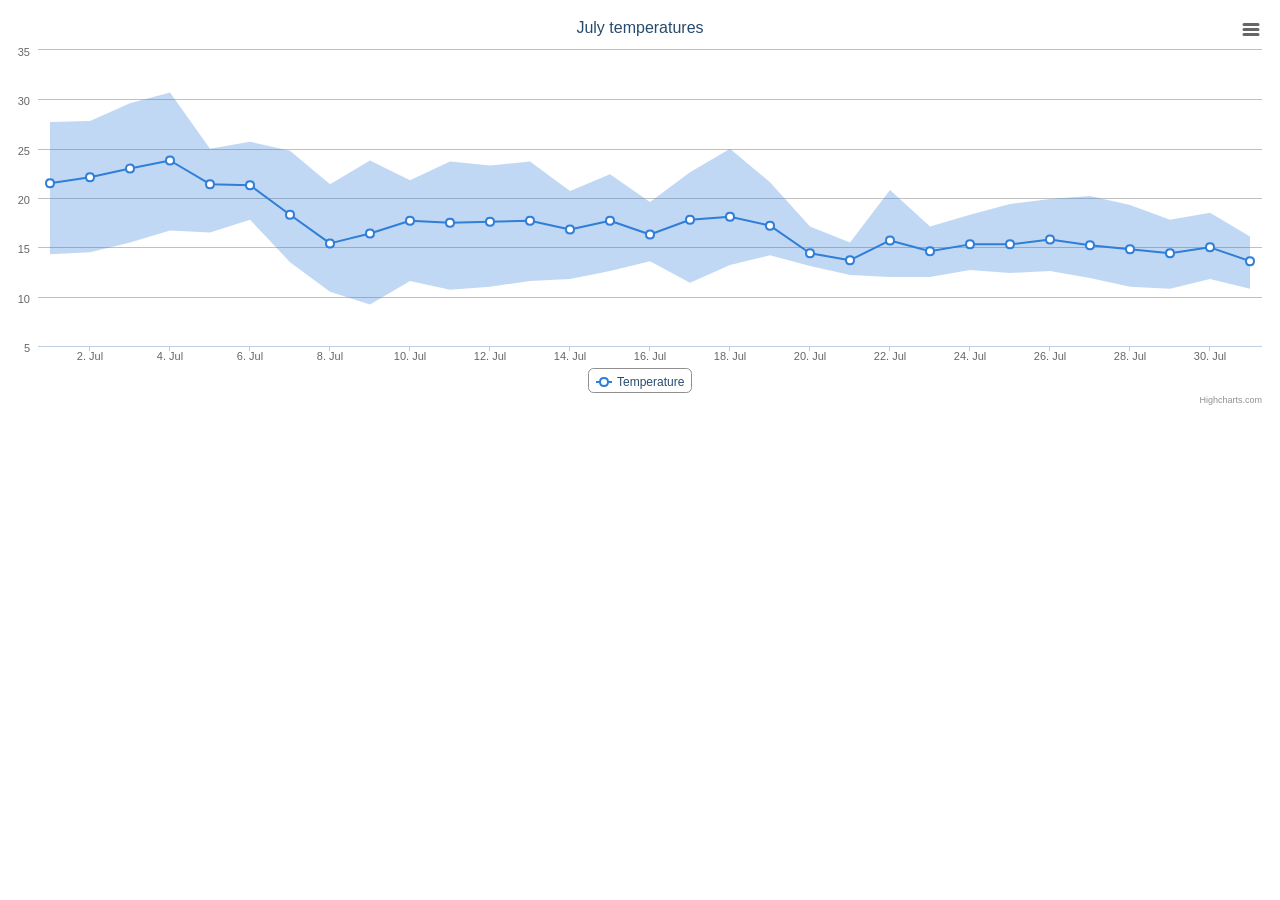
<file: assets/_highcharts-3.0.9/examples/arearange-line/index.htm>
<!DOCTYPE HTML>
<html>
	<head>
		<meta http-equiv="Content-Type" content="text/html; charset=utf-8">
		<title>Highcharts Example</title>

		<script type="text/javascript" src="http://ajax.googleapis.com/ajax/libs/jquery/1.8.2/jquery.min.js"></script>
		<script type="text/javascript">
$(function () {

	var ranges = [
			[1246406400000, 14.3, 27.7],
			[1246492800000, 14.5, 27.8],
			[1246579200000, 15.5, 29.6],
			[1246665600000, 16.7, 30.7],
			[1246752000000, 16.5, 25.0],
			[1246838400000, 17.8, 25.7],
			[1246924800000, 13.5, 24.8],
			[1247011200000, 10.5, 21.4],
			[1247097600000, 9.2, 23.8],
			[1247184000000, 11.6, 21.8],
			[1247270400000, 10.7, 23.7],
			[1247356800000, 11.0, 23.3],
			[1247443200000, 11.6, 23.7],
			[1247529600000, 11.8, 20.7],
			[1247616000000, 12.6, 22.4],
			[1247702400000, 13.6, 19.6],
			[1247788800000, 11.4, 22.6],
			[1247875200000, 13.2, 25.0],
			[1247961600000, 14.2, 21.6],
			[1248048000000, 13.1, 17.1],
			[1248134400000, 12.2, 15.5],
			[1248220800000, 12.0, 20.8],
			[1248307200000, 12.0, 17.1],
			[1248393600000, 12.7, 18.3],
			[1248480000000, 12.4, 19.4],
			[1248566400000, 12.6, 19.9],
			[1248652800000, 11.9, 20.2],
			[1248739200000, 11.0, 19.3],
			[1248825600000, 10.8, 17.8],
			[1248912000000, 11.8, 18.5],
			[1248998400000, 10.8, 16.1]
		],
		averages = [
			[1246406400000, 21.5],
			[1246492800000, 22.1],
			[1246579200000, 23],
			[1246665600000, 23.8],
			[1246752000000, 21.4],
			[1246838400000, 21.3],
			[1246924800000, 18.3],
			[1247011200000, 15.4],
			[1247097600000, 16.4],
			[1247184000000, 17.7],
			[1247270400000, 17.5],
			[1247356800000, 17.6],
			[1247443200000, 17.7],
			[1247529600000, 16.8],
			[1247616000000, 17.7],
			[1247702400000, 16.3],
			[1247788800000, 17.8],
			[1247875200000, 18.1],
			[1247961600000, 17.2],
			[1248048000000, 14.4],
			[1248134400000, 13.7],
			[1248220800000, 15.7],
			[1248307200000, 14.6],
			[1248393600000, 15.3],
			[1248480000000, 15.3],
			[1248566400000, 15.8],
			[1248652800000, 15.2],
			[1248739200000, 14.8],
			[1248825600000, 14.4],
			[1248912000000, 15],
			[1248998400000, 13.6]
		];

    
    	$('#container').highcharts({
    	
		    title: {
		        text: 'July temperatures'
		    },
		
		    xAxis: {
		        type: 'datetime'
		    },
		    
		    yAxis: {
		        title: {
		            text: null
		        }
		    },
		
		    tooltip: {
		        crosshairs: true,
		        shared: true,
		        valueSuffix: '°C'
		    },
		    
		    legend: {
		    },
		
		    series: [{
		    	name: 'Temperature',
		    	data: averages,
		    	zIndex: 1,
		    	marker: {
		    		fillColor: 'white',
		    		lineWidth: 2,
		    		lineColor: Highcharts.getOptions().colors[0]
		    	}
		    }, {
		        name: 'Range',
		        data: ranges,
		        type: 'arearange',
		        lineWidth: 0,
		    	linkedTo: ':previous',
		    	color: Highcharts.getOptions().colors[0],
		    	fillOpacity: 0.3,
		    	zIndex: 0
		    }]
		
		});
    
});
		</script>
	</head>
	<body>
<script src="../../js/highcharts.js"></script>
<script src="../../js/highcharts-more.js"></script>
<script src="../../js/modules/exporting.js"></script>

<div id="container" style="min-width: 310px; height: 400px; margin: 0 auto"></div>

	</body>
</html>
</file>
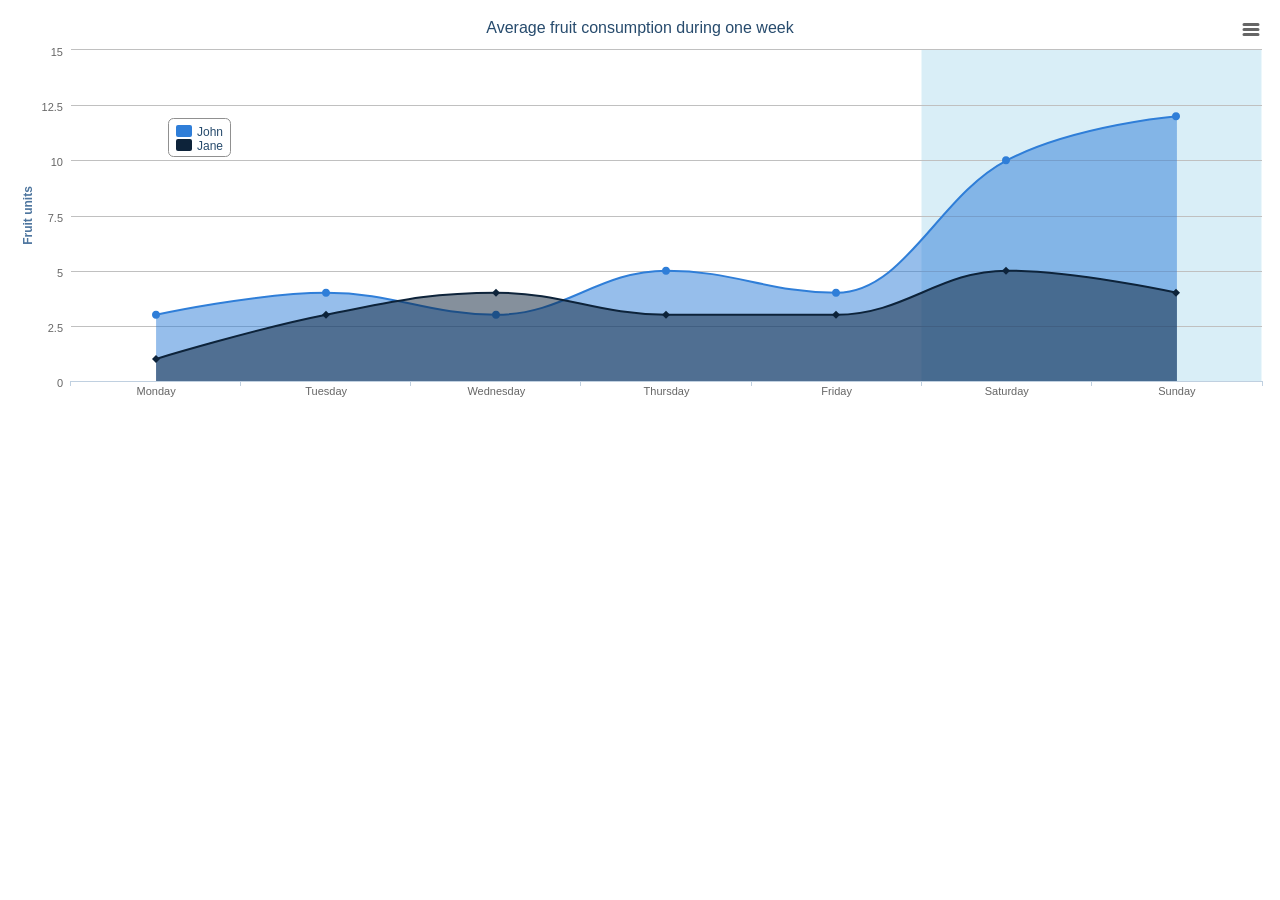
<file: assets/_highcharts-3.0.9/examples/areaspline/index.htm>
<!DOCTYPE HTML>
<html>
	<head>
		<meta http-equiv="Content-Type" content="text/html; charset=utf-8">
		<title>Highcharts Example</title>

		<script type="text/javascript" src="http://ajax.googleapis.com/ajax/libs/jquery/1.8.2/jquery.min.js"></script>
		<script type="text/javascript">
$(function () {
        $('#container').highcharts({
            chart: {
                type: 'areaspline'
            },
            title: {
                text: 'Average fruit consumption during one week'
            },
            legend: {
                layout: 'vertical',
                align: 'left',
                verticalAlign: 'top',
                x: 150,
                y: 100,
                floating: true,
                borderWidth: 1,
                backgroundColor: '#FFFFFF'
            },
            xAxis: {
                categories: [
                    'Monday',
                    'Tuesday',
                    'Wednesday',
                    'Thursday',
                    'Friday',
                    'Saturday',
                    'Sunday'
                ],
                plotBands: [{ // visualize the weekend
                    from: 4.5,
                    to: 6.5,
                    color: 'rgba(68, 170, 213, .2)'
                }]
            },
            yAxis: {
                title: {
                    text: 'Fruit units'
                }
            },
            tooltip: {
                shared: true,
                valueSuffix: ' units'
            },
            credits: {
                enabled: false
            },
            plotOptions: {
                areaspline: {
                    fillOpacity: 0.5
                }
            },
            series: [{
                name: 'John',
                data: [3, 4, 3, 5, 4, 10, 12]
            }, {
                name: 'Jane',
                data: [1, 3, 4, 3, 3, 5, 4]
            }]
        });
    });
    

		</script>
	</head>
	<body>
<script src="../../js/highcharts.js"></script>
<script src="../../js/modules/exporting.js"></script>

<div id="container" style="min-width: 310px; height: 400px; margin: 0 auto"></div>

	</body>
</html>
</file>
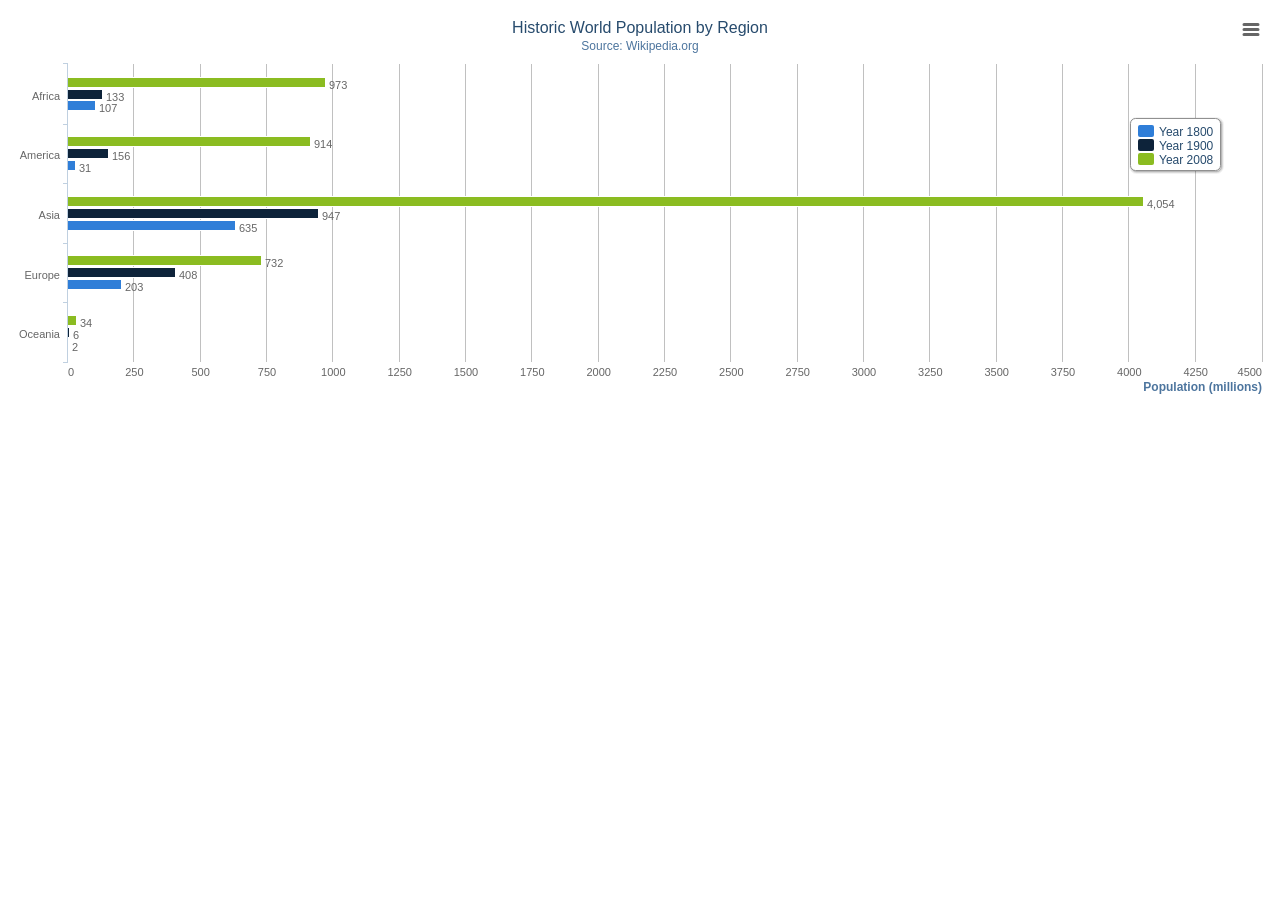
<file: assets/_highcharts-3.0.9/examples/bar-basic/index.htm>
<!DOCTYPE HTML>
<html>
	<head>
		<meta http-equiv="Content-Type" content="text/html; charset=utf-8">
		<title>Highcharts Example</title>

		<script type="text/javascript" src="http://ajax.googleapis.com/ajax/libs/jquery/1.8.2/jquery.min.js"></script>
		<script type="text/javascript">
$(function () {
        $('#container').highcharts({
            chart: {
                type: 'bar'
            },
            title: {
                text: 'Historic World Population by Region'
            },
            subtitle: {
                text: 'Source: Wikipedia.org'
            },
            xAxis: {
                categories: ['Africa', 'America', 'Asia', 'Europe', 'Oceania'],
                title: {
                    text: null
                }
            },
            yAxis: {
                min: 0,
                title: {
                    text: 'Population (millions)',
                    align: 'high'
                },
                labels: {
                    overflow: 'justify'
                }
            },
            tooltip: {
                valueSuffix: ' millions'
            },
            plotOptions: {
                bar: {
                    dataLabels: {
                        enabled: true
                    }
                }
            },
            legend: {
                layout: 'vertical',
                align: 'right',
                verticalAlign: 'top',
                x: -40,
                y: 100,
                floating: true,
                borderWidth: 1,
                backgroundColor: '#FFFFFF',
                shadow: true
            },
            credits: {
                enabled: false
            },
            series: [{
                name: 'Year 1800',
                data: [107, 31, 635, 203, 2]
            }, {
                name: 'Year 1900',
                data: [133, 156, 947, 408, 6]
            }, {
                name: 'Year 2008',
                data: [973, 914, 4054, 732, 34]
            }]
        });
    });
    

		</script>
	</head>
	<body>
<script src="../../js/highcharts.js"></script>
<script src="../../js/modules/exporting.js"></script>

<div id="container" style="min-width: 310px; height: 400px; margin: 0 auto"></div>

	</body>
</html>
</file>
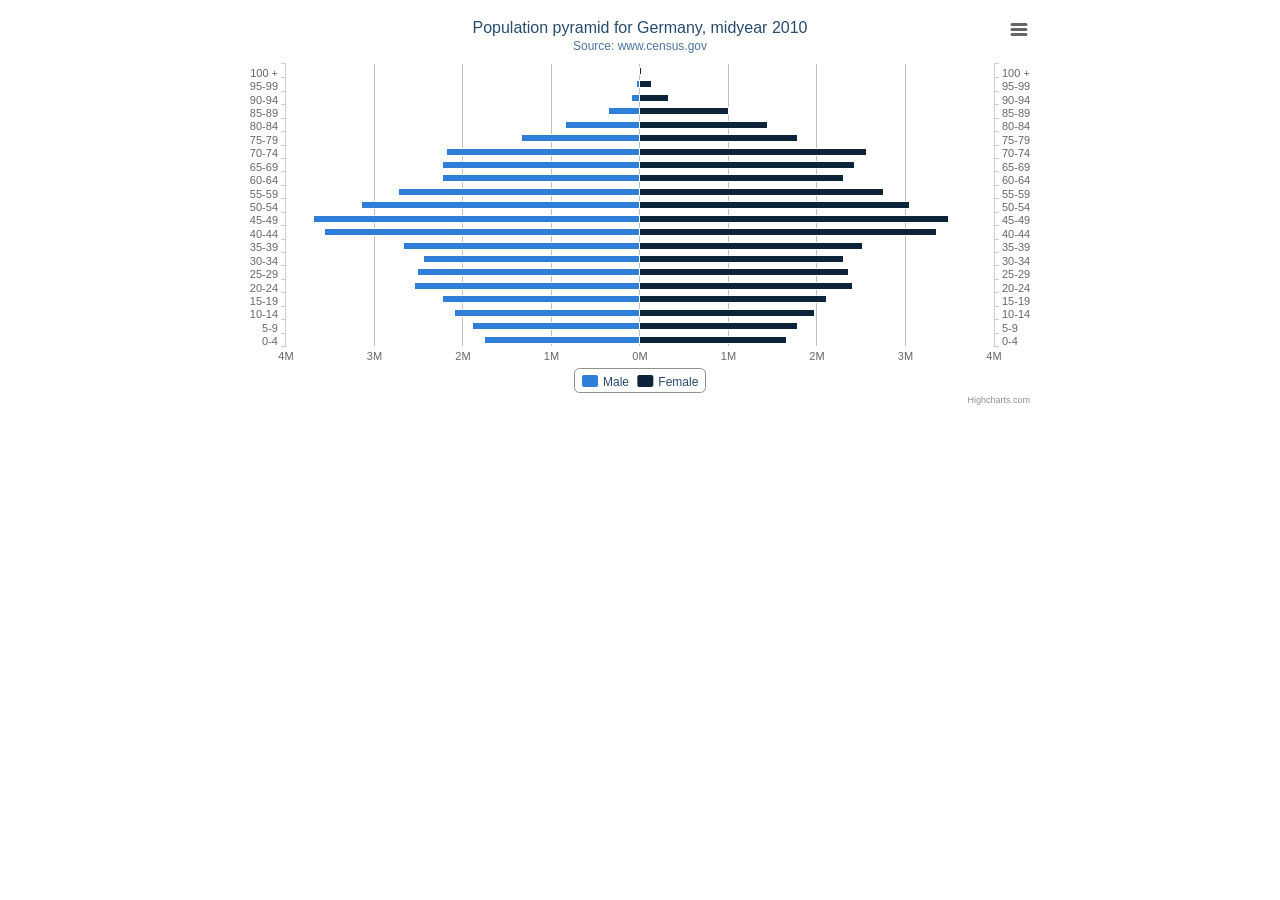
<file: assets/_highcharts-3.0.9/examples/bar-negative-stack/index.htm>
<!DOCTYPE HTML>
<html>
	<head>
		<meta http-equiv="Content-Type" content="text/html; charset=utf-8">
		<title>Highcharts Example</title>

		<script type="text/javascript" src="http://ajax.googleapis.com/ajax/libs/jquery/1.8.2/jquery.min.js"></script>
		<script type="text/javascript">
$(function () {
    var chart,
        categories = ['0-4', '5-9', '10-14', '15-19',
            '20-24', '25-29', '30-34', '35-39', '40-44',
            '45-49', '50-54', '55-59', '60-64', '65-69',
            '70-74', '75-79', '80-84', '85-89', '90-94',
            '95-99', '100 +'];
    $(document).ready(function() {
        $('#container').highcharts({
            chart: {
                type: 'bar'
            },
            title: {
                text: 'Population pyramid for Germany, midyear 2010'
            },
            subtitle: {
                text: 'Source: www.census.gov'
            },
            xAxis: [{
                categories: categories,
                reversed: false,
                labels: {
                    step: 1
                }
            }, { // mirror axis on right side
                opposite: true,
                reversed: false,
                categories: categories,
                linkedTo: 0,
                labels: {
                    step: 1
                }
            }],
            yAxis: {
                title: {
                    text: null
                },
                labels: {
                    formatter: function(){
                        return (Math.abs(this.value) / 1000000) + 'M';
                    }
                },
                min: -4000000,
                max: 4000000
            },
    
            plotOptions: {
                series: {
                    stacking: 'normal'
                }
            },
    
            tooltip: {
                formatter: function(){
                    return '<b>'+ this.series.name +', age '+ this.point.category +'</b><br/>'+
                        'Population: '+ Highcharts.numberFormat(Math.abs(this.point.y), 0);
                }
            },
    
            series: [{
                name: 'Male',
                data: [-1746181, -1884428, -2089758, -2222362, -2537431, -2507081, -2443179,
                    -2664537, -3556505, -3680231, -3143062, -2721122, -2229181, -2227768,
                    -2176300, -1329968, -836804, -354784, -90569, -28367, -3878]
            }, {
                name: 'Female',
                data: [1656154, 1787564, 1981671, 2108575, 2403438, 2366003, 2301402, 2519874,
                    3360596, 3493473, 3050775, 2759560, 2304444, 2426504, 2568938, 1785638,
                    1447162, 1005011, 330870, 130632, 21208]
            }]
        });
    });
    
});
		</script>
	</head>
	<body>
<script src="../../js/highcharts.js"></script>
<script src="../../js/modules/exporting.js"></script>

<div id="container" style="min-width: 310px; max-width: 800px; height: 400px; margin: 0 auto"></div>

	</body>
</html>
</file>
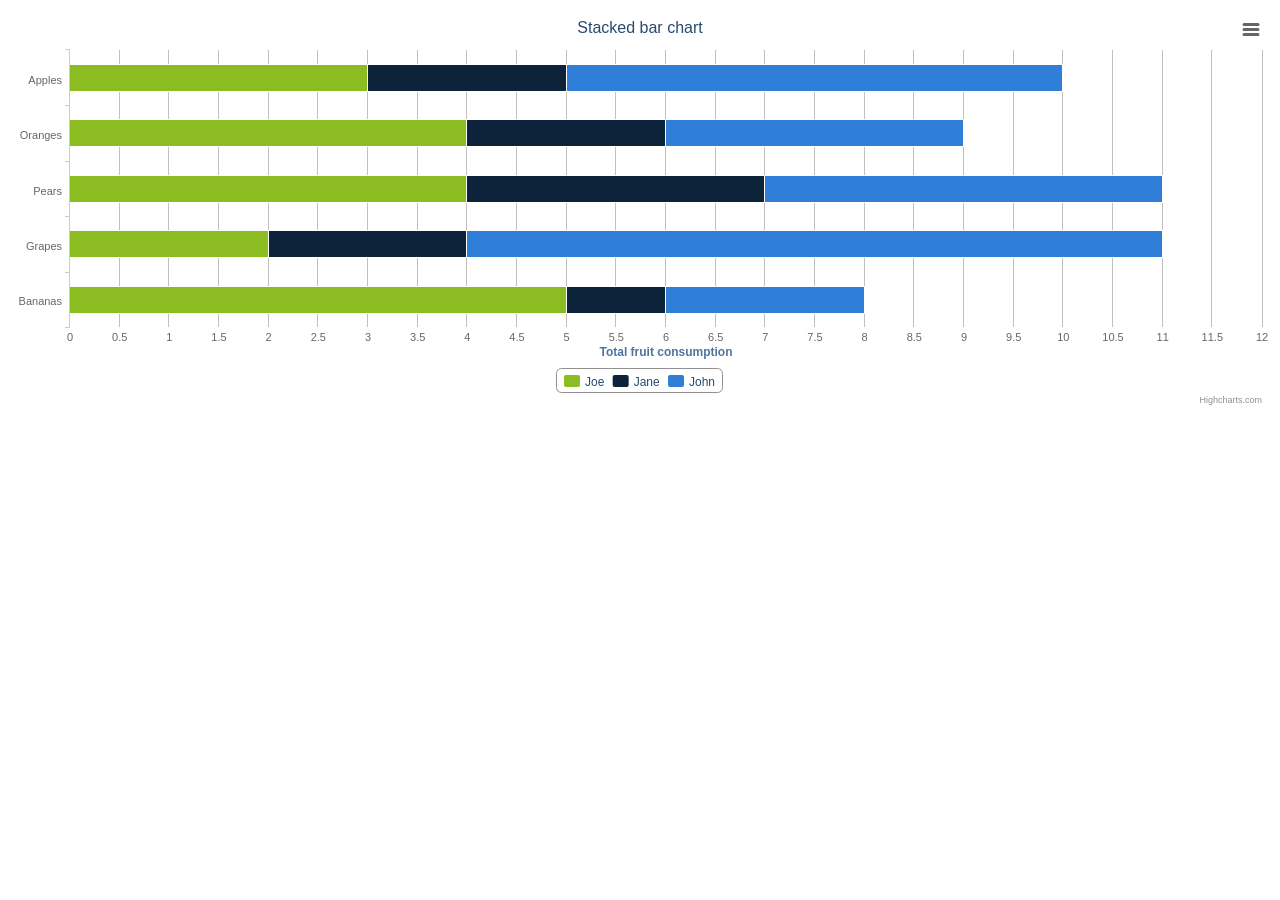
<file: assets/_highcharts-3.0.9/examples/bar-stacked/index.htm>
<!DOCTYPE HTML>
<html>
	<head>
		<meta http-equiv="Content-Type" content="text/html; charset=utf-8">
		<title>Highcharts Example</title>

		<script type="text/javascript" src="http://ajax.googleapis.com/ajax/libs/jquery/1.8.2/jquery.min.js"></script>
		<script type="text/javascript">
$(function () {
        $('#container').highcharts({
            chart: {
                type: 'bar'
            },
            title: {
                text: 'Stacked bar chart'
            },
            xAxis: {
                categories: ['Apples', 'Oranges', 'Pears', 'Grapes', 'Bananas']
            },
            yAxis: {
                min: 0,
                title: {
                    text: 'Total fruit consumption'
                }
            },
            legend: {
                backgroundColor: '#FFFFFF',
                reversed: true
            },
            plotOptions: {
                series: {
                    stacking: 'normal'
                }
            },
                series: [{
                name: 'John',
                data: [5, 3, 4, 7, 2]
            }, {
                name: 'Jane',
                data: [2, 2, 3, 2, 1]
            }, {
                name: 'Joe',
                data: [3, 4, 4, 2, 5]
            }]
        });
    });
    

		</script>
	</head>
	<body>
<script src="../../js/highcharts.js"></script>
<script src="../../js/modules/exporting.js"></script>

<div id="container" style="min-width: 310px; height: 400px; margin: 0 auto"></div>

	</body>
</html>
</file>
<file: css/custom.css>
/* Typography */
@import url(http://fonts.googleapis.com/css?family=Lato:300,400,700|Metrophobic);
body {
	font-family: 'Lato', "Helvetica Neue", Helvetica, Arial, sans-serif;
}
p, .panel {
	font-family: 'Metrophobic', Helvetica, Arial, sans-serif;
}
.panel-title {
	font-family: 'Lato', "Helvetica Neue", Helvetica, Arial, sans-serif;
	font-size: 28px;
	font-weight: 800;
	color: #1E5BA6;
}
.light {
	font-weight: 300;
}
.shadow {
	text-shadow: black 0.2em 0.2em 0.3em;
}
.page-header {
  color: #1E5BA6;
}

/* Navbar */
.navbar-black {
	background-color: #0b0c0c;
	border-color: #0b0c0c;
}
.navbar-blue {
	background-color: #1E5BA6;
	border-color: #0b0c0c;
}
.navbar-brand {
	color: #fff;
}
.navbar-fixed-top {
	position: absolute;
}

/* Body */
body, .panel {
  background-color: #ebebeb;
}
body {
  padding-top: 50px;
}

/* Indicators */
.home-masthead {
  position: relative;
  padding: 40px 40px 80px 40px;
  text-align: center;
  color: #fff;
  background-image: url('../img/people.jpg');

  display: table;
  background-repeat: no-repeat;
  background-size: cover;
  background-position: center center;
  width: 100%;
}
.indicators {
	padding-top: 40px;
}
.panel {
	border: 0px solid transparent;
	border-radius: 0px;
	-webkit-box-shadow: 0 0px 0px rgba(0,0,0,0);
	box-shadow: 0 0px 0px rgba(0,0,0,0);
}
.panel-heading {
	border-bottom: 0px solid transparent;
	border-top-right-radius: 0;
	border-top-left-radius: 0;
}
.lg-icon {
	font-size: 120px;
}
.fa-success {
  color: #32cd32;
}
.fa-warning {
  color: #ffc40c;
}
.fa-danger {
  color: #fa342e;
}

/* Organizations */
.home-masthead2 {
  position: relative;
  padding: 40px 15px;
  padding: 40px 40px 80px 40px;
  text-align: center;
  background: #1E5BA6;
  color: #fff;
 }
.organizations {
	padding-top: 40px;
	padding-bottom: 40px;
}
.img-org {
  margin-top: 10px;
  margin-bottom: 20px;
}

/* Get Inovlved */
.home-masthead3 {
  position: relative;
  padding: 40px 40px 240px 40px;
  text-align: center;
  background: #1E5BA6;
  color: #fff;
 }
.get-involved {
	padding-bottom: 40px;
}
.email_signup .form-control {
  font-size: inherit;
  height: 42px;
}
.email_signup {
  margin-top: 20px;
}
.btn-outline {
  margin-top: 20px;
  margin-bottom: 20px;
  padding: 18px 24px;
  font-size: 24px;
}
.btn-outline-inverse {
  color: #FFFFFF;
  background-color: transparent;
  border-color: #FFFFFF
}
.btn-outline-inverse:hover,
.btn-outline-inverse:focus,
.btn-outline-inverse:active {
  color: #1E5BA6;
  text-shadow: none;
  background-color: #fff;
  border-color: #fff;
}
</file>
<file: css/gh-fork-ribbon.css>
/* Left will inherit from right (so we don't need to duplicate code) */
.github-fork-ribbon {
  /* The right and left classes determine the side we attach our banner to */
  position: absolute;

  /* Add a bit of padding to give some substance outside the "stitching" */
  padding: 2px 0;

  /* Set the base colour */
  background-color: #090;

  /* Set a gradient: transparent black at the top to almost-transparent black at the bottom */
  background-image: -webkit-gradient(linear, left top, left bottom, from(rgba(0, 0, 0, 0)), to(rgba(0, 0, 0, 0.15)));
  background-image: -webkit-linear-gradient(top, rgba(0, 0, 0, 0), rgba(0, 0, 0, 0.15));
  background-image: -moz-linear-gradient(top, rgba(0, 0, 0, 0), rgba(0, 0, 0, 0.15));
  background-image: -ms-linear-gradient(top, rgba(0, 0, 0, 0), rgba(0, 0, 0, 0.15));
  background-image: -o-linear-gradient(top, rgba(0, 0, 0, 0), rgba(0, 0, 0, 0.15));
  background-image: linear-gradient(top, rgba(0, 0, 0, 0), rgba(0, 0, 0, 0.15));

  /* Add a drop shadow */
  -webkit-box-shadow: 0 2px 3px 0 rgba(0, 0, 0, 0.5);
  -moz-box-shadow: 0 2px 3px 0 rgba(0, 0, 0, 0.5);
  box-shadow: 0 2px 3px 0 rgba(0, 0, 0, 0.5);

  z-index: 9999;
  pointer-events: auto;
}

.github-fork-ribbon a,
.github-fork-ribbon a:hover {
  /* Set the font */
  font: 700 13px "Helvetica Neue", Helvetica, Arial, sans-serif;
  color: #fff;

  /* Set the text properties */
  text-decoration: none;
  text-shadow: 0 -1px rgba(0, 0, 0, 0.5);
  text-align: center;

  /* Set the geometry. If you fiddle with these you'll also need
     to tweak the top and right values in .github-fork-ribbon. */
  width: 200px;
  line-height: 20px;

  /* Set the layout properties */
  display: inline-block;
  padding: 2px 0;

  /* Add "stitching" effect */
  border-width: 1px 0;
  border-style: dotted;
  border-color: #fff;
  border-color: rgba(255, 255, 255, 0.7);
}

.github-fork-ribbon-wrapper {
  width: 150px;
  height: 150px;
  position: absolute;
  overflow: hidden;
  top: 0;
  z-index: 9999;
  pointer-events: none;
}

.github-fork-ribbon-wrapper.fixed {
  position: fixed;
}

.github-fork-ribbon-wrapper.left {
  left: 0;
}

.github-fork-ribbon-wrapper.right {
  right: 0;
}

.github-fork-ribbon-wrapper.left-bottom {
  position: fixed;
  top: inherit;
  bottom: 0;
  left: 0;
}

.github-fork-ribbon-wrapper.right-bottom {
  position: fixed;
  top: inherit;
  bottom: 0;
  right: 0;
}

.github-fork-ribbon-wrapper.right .github-fork-ribbon {
  top: 42px;
  right: -43px;

  -webkit-transform: rotate(45deg);
  -moz-transform: rotate(45deg);
  -ms-transform: rotate(45deg);
  -o-transform: rotate(45deg);
  transform: rotate(45deg);
}

.github-fork-ribbon-wrapper.left .github-fork-ribbon {
  top: 42px;
  left: -43px;

  -webkit-transform: rotate(-45deg);
  -moz-transform: rotate(-45deg);
  -ms-transform: rotate(-45deg);
  -o-transform: rotate(-45deg);
  transform: rotate(-45deg);
}


.github-fork-ribbon-wrapper.left-bottom .github-fork-ribbon {
  top: 80px;
  left: -43px;

  -webkit-transform: rotate(45deg);
  -moz-transform: rotate(45deg);
  -ms-transform: rotate(45deg);
  -o-transform: rotate(45deg);
  transform: rotate(45deg);
}

.github-fork-ribbon-wrapper.right-bottom .github-fork-ribbon {
  top: 80px;
  right: -43px;

  -webkit-transform: rotate(-45deg);
  -moz-transform: rotate(-45deg);
  -ms-transform: rotate(-45deg);
  -o-transform: rotate(-45deg);
  transform: rotate(-45deg);
}
</file>
